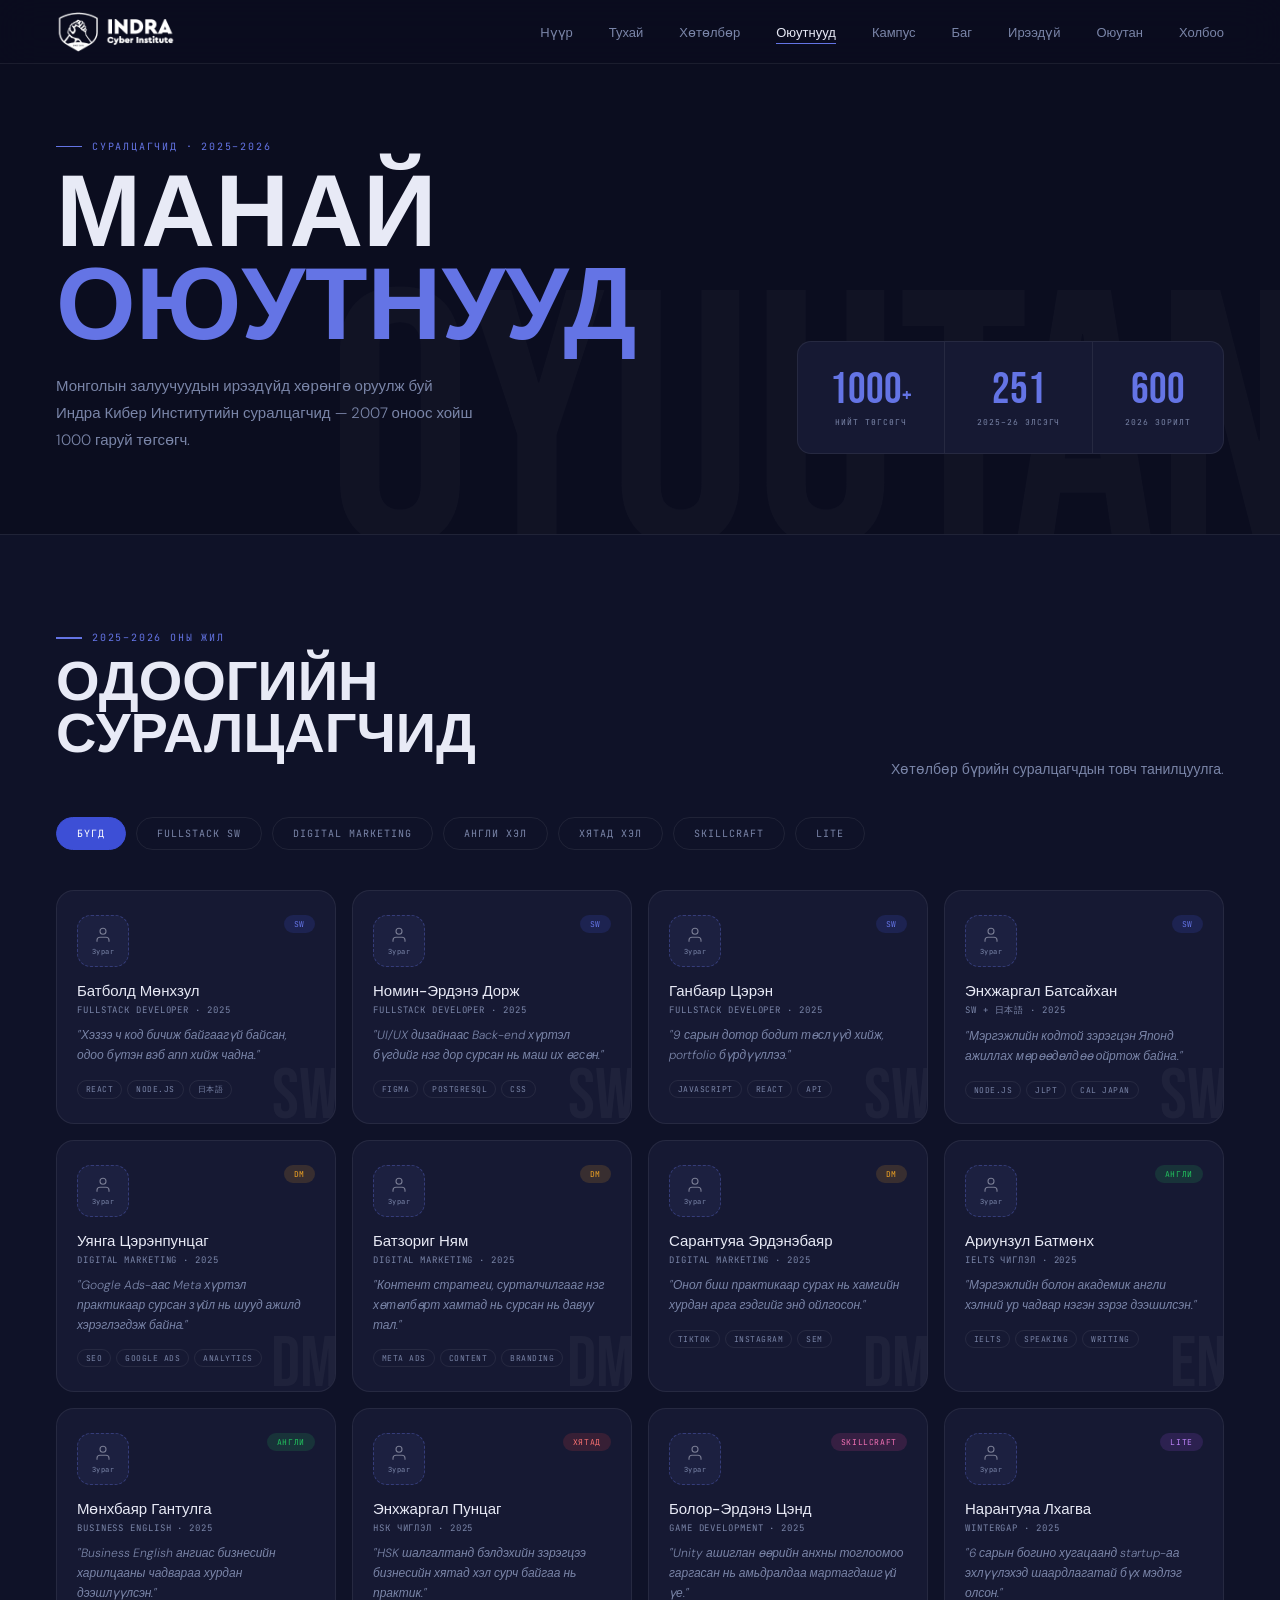
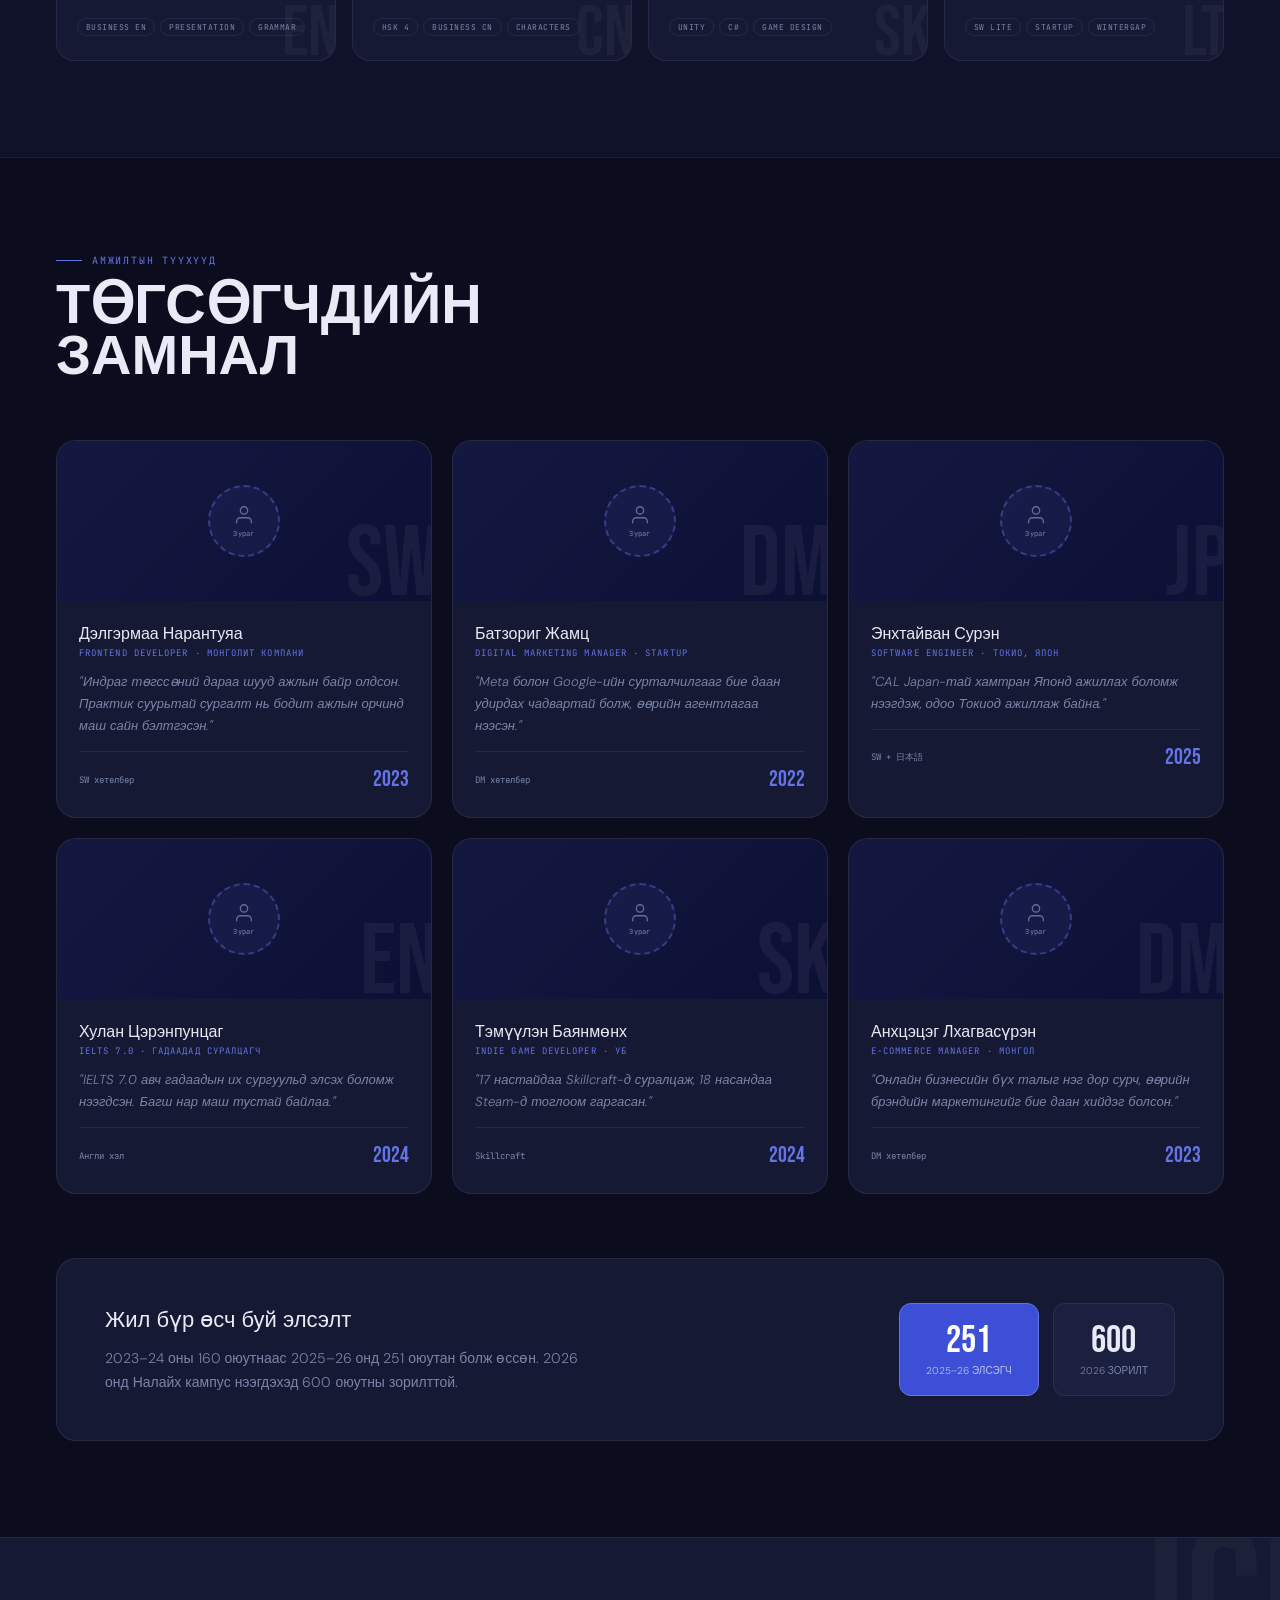
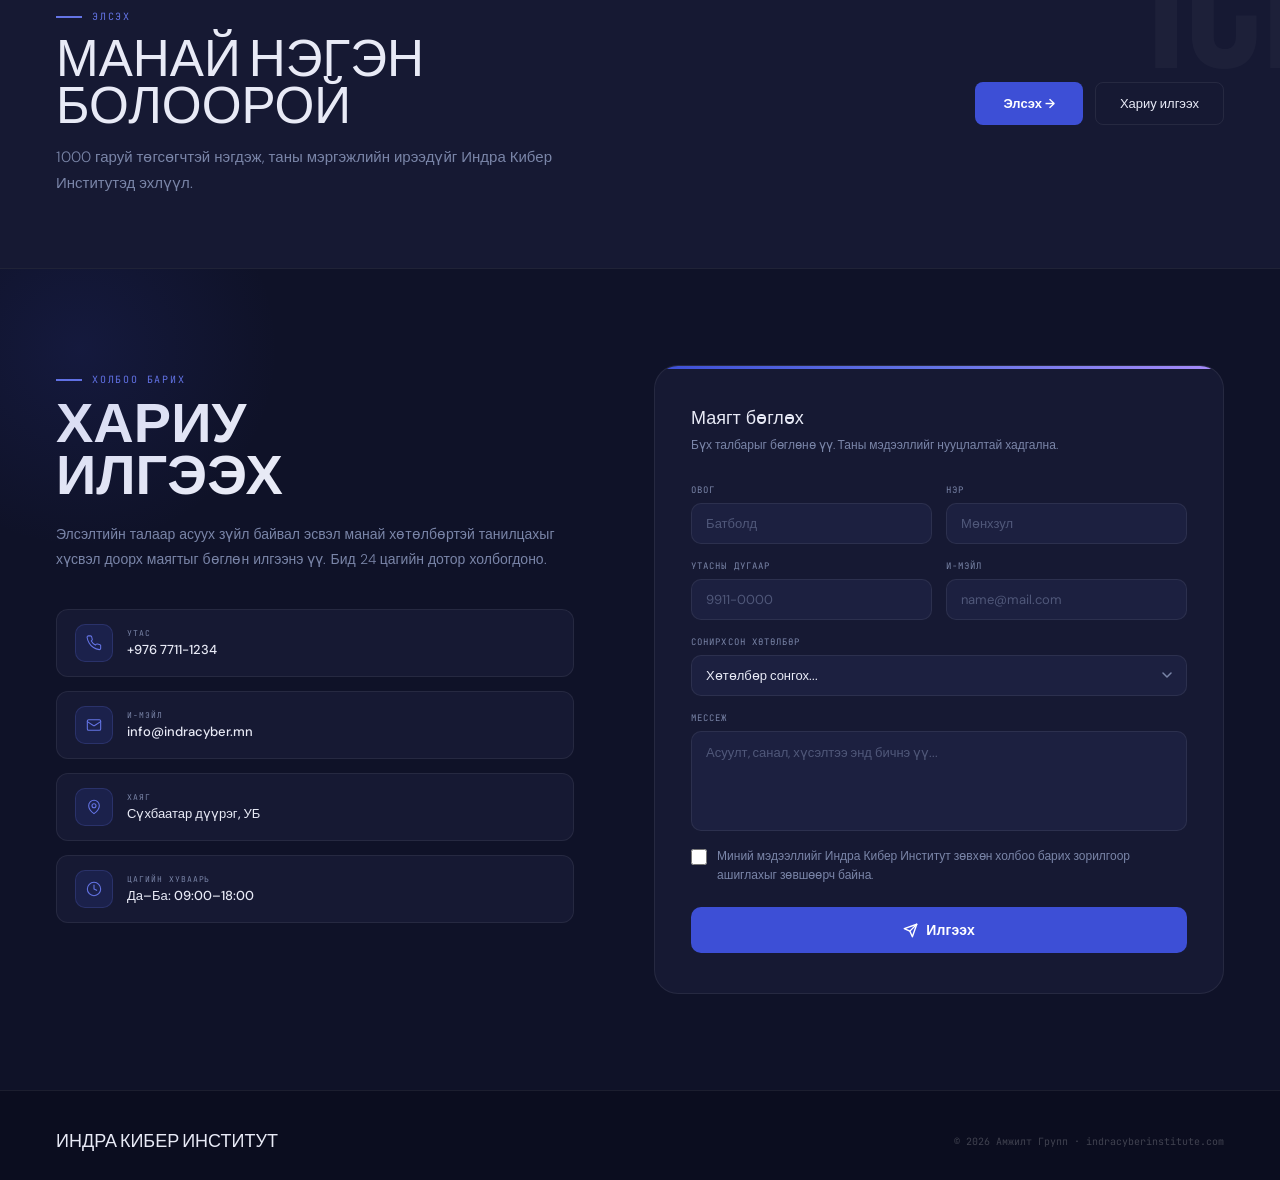
<file: pages/students.html>
<!doctype html>
<html lang="mn">
  <head>
    <meta charset="UTF-8" />
    <meta name="viewport" content="width=device-width, initial-scale=1.0" />
    <title>Оюутнууд — Индра Кибер Институт</title>
    <link rel="preconnect" href="https://fonts.googleapis.com" />
    <link rel="preconnect" href="https://fonts.gstatic.com" crossorigin />
    <link
      href="https://fonts.googleapis.com/css2?family=Bebas+Neue&family=DM+Sans:wght@300;400;500&family=JetBrains+Mono:wght@400;500&display=swap"
      rel="stylesheet" />
    <style>
      * {
        margin: 0;
        padding: 0;
        box-sizing: border-box;
      }
      :root {
        --bg: #0b0d1f;
        --bg2: #0f1228;
        --surface: #161933;
        --surface2: #1c2040;
        --navy: #2e3191;
        --blue: #3d4fd6;
        --blue-light: #6474e5;
        --blue-pale: #8892cc;
        --accent: #e8eaf6;
        --gold: #f5a623;
        --muted: #7a85a8;
        --border: rgba(255, 255, 255, 0.07);
        --border-hover: rgba(255, 255, 255, 0.18);
      }
      html {
        scroll-behavior: smooth;
      }
      body {
        font-family: "DM Sans", sans-serif;
        background: var(--bg);
        color: var(--accent);
        overflow-x: hidden;
      }

      nav {
        position: fixed;
        top: 0;
        left: 0;
        right: 0;
        height: 64px;
        z-index: 200;
        background: rgba(11, 13, 31, 0.92);
        backdrop-filter: blur(20px);
        border-bottom: 1px solid var(--border);
        display: flex;
        align-items: center;
        justify-content: space-between;
        padding: 0 56px;
      }
      .nav-logo {
        display: flex;
        align-items: center;
        gap: 10px;
        text-decoration: none;
      }
      .logo-icon {
        width: 120px;
        height: 120px;

        display: flex;
        align-items: center;
        justify-content: center;
      }
      .logo-icon img {
        width: 100%;
        height: 100%;
        object-fit: contain;
        display: block;
      }
      .logo-name {
        font-weight: 500;
        font-size: 13px;
        color: var(--accent);
        display: block;
      }
      .logo-since {
        font-family: "JetBrains Mono", monospace;
        font-size: 9px;
        color: var(--muted);
        letter-spacing: 0.1em;
        text-transform: uppercase;
      }
      .nav-links {
        display: flex;
        gap: 36px;
        list-style: none;
      }
      .nav-links a {
        font-size: 13px;
        color: var(--muted);
        text-decoration: none;
        transition: color 0.2s;
      }
      .nav-links a:hover {
        color: var(--accent);
      }
      .nav-links a.active {
        color: var(--accent);
        border-bottom: 1.5px solid var(--blue-light);
        padding-bottom: 2px;
      }
      .btn-pri {
        background: var(--blue);
        color: #fff;
        padding: 10px 22px;
        border-radius: 6px;
        font-family: "DM Sans", sans-serif;
        font-size: 13px;
        font-weight: 500;
        border: none;
        cursor: pointer;
        transition: background 0.2s;
        display: inline-flex;
        align-items: center;
        gap: 8px;
      }
      .btn-pri:hover {
        background: var(--navy);
      }
      .btn-arr {
        background: rgba(255, 255, 255, 0.15);
        border-radius: 100px;
        padding: 2px 9px;
        font-size: 12px;
        font-weight: 600;
      }

      /* ── HAMBURGER ── */
      .nav-hamburger {
        display: none;
        flex-direction: column;
        justify-content: center;
        gap: 5px;
        width: 40px;
        height: 40px;
        background: var(--surface);
        border: 1px solid var(--border);
        border-radius: 10px;
        cursor: pointer;
        padding: 10px;
        transition: border-color 0.2s;
        flex-shrink: 0;
      }
      .nav-hamburger:hover {
        border-color: var(--border-hover);
      }
      .nav-hamburger span {
        display: block;
        height: 1.5px;
        background: var(--accent);
        border-radius: 2px;
        transition: all 0.3s cubic-bezier(0.4, 0, 0.2, 1);
        transform-origin: center;
      }
      .nav-hamburger.open span:nth-child(1) {
        transform: translateY(6.5px) rotate(45deg);
      }
      .nav-hamburger.open span:nth-child(2) {
        opacity: 0;
        transform: scaleX(0);
      }
      .nav-hamburger.open span:nth-child(3) {
        transform: translateY(-6.5px) rotate(-45deg);
      }

      /* ── MOBILE DRAWER ── */
      .mobile-menu {
        display: none;
        position: fixed;
        top: 64px;
        left: 0;
        right: 0;
        z-index: 190;
        background: rgba(11, 13, 31, 0.97);
        backdrop-filter: blur(24px);
        border-bottom: 1px solid var(--border);
        padding: 0 24px;
        max-height: 0;
        overflow: hidden;
        transition:
          max-height 0.4s cubic-bezier(0.4, 0, 0.2, 1),
          padding 0.3s;
      }
      .mobile-menu.open {
        max-height: 520px;
        padding: 20px 24px 28px;
      }
      .mobile-nav-links {
        list-style: none;
        display: flex;
        flex-direction: column;
        gap: 2px;
        margin-bottom: 20px;
      }
      .mobile-nav-links li a {
        display: flex;
        align-items: center;
        justify-content: space-between;
        padding: 13px 16px;
        border-radius: 10px;
        font-size: 15px;
        color: var(--muted);
        text-decoration: none;
        transition:
          background 0.18s,
          color 0.18s;
      }
      .mobile-nav-links li a:hover {
        background: var(--surface);
        color: var(--accent);
      }
      .mobile-nav-links li a.active {
        background: var(--surface);
        color: var(--accent);
      }
      .mobile-nav-links li a .mn-arr {
        font-family: "JetBrains Mono", monospace;
        font-size: 11px;
        color: var(--muted);
        opacity: 0.5;
      }
      .mobile-nav-divider {
        height: 1px;
        background: var(--border);
        margin: 6px 0 18px;
      }
      .mobile-nav-btns {
        display: flex;
        flex-direction: column;
        gap: 10px;
      }
      .mobile-nav-btns .btn-submit {
        border-radius: 10px;
        font-size: 14px;
      }
      .mobile-btn-outline {
        width: 100%;
        background: transparent;
        border: 1px solid var(--border);
        color: var(--accent);
        padding: 13px 24px;
        border-radius: 10px;
        font-family: "DM Sans", sans-serif;
        font-size: 14px;
        cursor: pointer;
        display: flex;
        align-items: center;
        justify-content: center;
        gap: 8px;
        transition: border-color 0.2s;
      }
      .mobile-btn-outline:hover {
        border-color: var(--border-hover);
      }
      .mobile-btn-outline svg {
        width: 14px;
        height: 14px;
        stroke: currentColor;
      }

      /* ── RESPONSIVE BREAKPOINTS ── */

      /* TABLET (≤ 900px) */

      /* ЖИЖИГ УТАС (≤ 380px) */
      @media (max-width: 380px) {
        #hero {
          padding: 80px 16px 40px;
        }
        .hero-hl {
          font-size: 38px;
        }
        .hn-n {
          font-size: 24px;
        }
        .hn-item {
          padding: 14px 6px;
        }
        .hn-l {
          font-size: 6px;
        }
        .hero-layout {
          grid-template-columns: 1fr;
          grid-template-rows: 1fr 1fr;
        }
      }

      .eyebrow {
        display: flex;
        align-items: center;
        gap: 10px;
        margin-bottom: 14px;
      }
      .eyebrow-line {
        width: 26px;
        height: 1.5px;
        background: var(--blue-light);
      }
      .eyebrow-text {
        font-family: "JetBrains Mono", monospace;
        font-size: 10px;
        letter-spacing: 0.18em;
        text-transform: uppercase;
        color: var(--blue-light);
      }
      .sec-title {
        font-family: "Bebas Neue", sans-serif;
        font-size: clamp(36px, 4.5vw, 56px);
        line-height: 0.92;
        color: var(--accent);
        margin-bottom: 20px;
      }
      .sec {
        padding: 96px 56px;
        border-top: 1px solid var(--border);
        position: relative;
        overflow: hidden;
      }
      .sec.alt {
        background: var(--bg2);
      }
      .inner {
        max-width: 1280px;
        margin: 0 auto;
      }

      /* HERO */
      #hero {
        min-height: 54vh;
        padding: 140px 56px 80px;
        background: var(--bg);
        position: relative;
        overflow: hidden;
      }
      .hero-wm {
        position: absolute;
        right: -30px;
        bottom: -80px;
        font-family: "Bebas Neue", sans-serif;
        font-size: 360px;
        color: rgba(255, 255, 255, 0.022);
        line-height: 1;
        pointer-events: none;
        white-space: nowrap;
      }
      .hero-inner {
        max-width: 1280px;
        margin: 0 auto;
        position: relative;
        z-index: 2;
      }
      .hero-layout {
        display: grid;
        grid-template-columns: 1fr auto;
        align-items: flex-end;
        gap: 48px;
        margin-top: 16px;
      }
      .hero-hl {
        font-family: "Bebas Neue", sans-serif;
        font-size: clamp(60px, 8vw, 106px);
        line-height: 0.91;
        color: var(--accent);
      }
      .hero-hl span {
        color: var(--blue-light);
      }
      .hero-sub {
        font-weight: 300;
        font-size: 15px;
        color: var(--muted);
        max-width: 420px;
        line-height: 1.8;
        margin-top: 18px;
      }
      .hero-nums {
        display: flex;
        flex-shrink: 0;
      }
      .hn-item {
        text-align: center;
        padding: 26px 32px;
        background: var(--surface);
        border: 1px solid var(--border);
        border-right: none;
      }
      .hn-item:first-child {
        border-radius: 14px 0 0 14px;
      }
      .hn-item:last-child {
        border-right: 1px solid var(--border);
        border-radius: 0 14px 14px 0;
      }
      .hn-n {
        font-family: "Bebas Neue", sans-serif;
        font-size: 44px;
        line-height: 1;
        color: var(--blue-light);
      }
      .hn-l {
        font-family: "JetBrains Mono", monospace;
        font-size: 8px;
        color: var(--muted);
        text-transform: uppercase;
        letter-spacing: 0.12em;
        margin-top: 5px;
      }

      /* TABS */
      .prog-tabs {
        display: flex;
        gap: 10px;
        margin-bottom: 40px;
        flex-wrap: wrap;
      }
      .prog-tab {
        font-family: "JetBrains Mono", monospace;
        font-size: 10px;
        letter-spacing: 0.1em;
        text-transform: uppercase;
        padding: 9px 20px;
        border-radius: 100px;
        border: 1px solid var(--border);
        background: transparent;
        color: var(--muted);
        cursor: pointer;
        transition: all 0.2s;
      }
      .prog-tab:hover {
        border-color: var(--border-hover);
        color: var(--accent);
      }
      .prog-tab.active {
        background: var(--blue);
        border-color: var(--blue);
        color: #fff;
      }

      /* AVATAR UPLOAD */
      .avatar-upload {
        width: 52px;
        height: 52px;
        border-radius: 14px;
        background: var(--surface2);
        border: 1.5px dashed rgba(100, 116, 229, 0.35);
        display: flex;
        align-items: center;
        justify-content: center;
        cursor: pointer;
        position: relative;
        overflow: hidden;
        transition:
          border-color 0.2s,
          background 0.2s;
        flex-shrink: 0;
      }
      .avatar-upload:hover {
        border-color: var(--blue-light);
        background: rgba(61, 79, 214, 0.1);
      }
      .avatar-upload input[type="file"] {
        position: absolute;
        inset: 0;
        opacity: 0;
        cursor: pointer;
        width: 100%;
        height: 100%;
      }
      .avatar-upload img.preview {
        position: absolute;
        inset: 0;
        width: 100%;
        height: 100%;
        object-fit: cover;
        border-radius: 13px;
      }
      .avatar-upload .av-icon {
        display: flex;
        flex-direction: column;
        align-items: center;
        gap: 3px;
        pointer-events: none;
        z-index: 1;
      }
      .avatar-upload .av-icon svg {
        width: 18px;
        height: 18px;
        opacity: 0.45;
      }
      .avatar-upload .av-icon span {
        font-family: "JetBrains Mono", monospace;
        font-size: 7px;
        color: var(--muted);
        letter-spacing: 0.05em;
      }
      .avatar-upload:hover .av-icon svg {
        opacity: 0.8;
      }

      /* Story avatar upload — circular, bigger */
      .story-avatar-upload {
        width: 72px;
        height: 72px;
        border-radius: 50%;
        border: 2px dashed rgba(100, 116, 229, 0.4);
        display: flex;
        align-items: center;
        justify-content: center;
        background: rgba(100, 116, 229, 0.08);
        cursor: pointer;
        position: relative;
        overflow: hidden;
        transition:
          border-color 0.2s,
          background 0.2s;
        z-index: 1;
      }
      .story-avatar-upload:hover {
        border-color: var(--blue-light);
        background: rgba(61, 79, 214, 0.15);
      }
      .story-avatar-upload input[type="file"] {
        position: absolute;
        inset: 0;
        opacity: 0;
        cursor: pointer;
        width: 100%;
        height: 100%;
      }
      .story-avatar-upload img.preview {
        position: absolute;
        inset: 0;
        width: 100%;
        height: 100%;
        object-fit: cover;
        border-radius: 50%;
      }
      .story-avatar-upload .av-icon {
        display: flex;
        flex-direction: column;
        align-items: center;
        gap: 3px;
        pointer-events: none;
        z-index: 1;
      }
      .story-avatar-upload .av-icon svg {
        width: 22px;
        height: 22px;
        opacity: 0.4;
      }
      .story-avatar-upload .av-icon span {
        font-family: "JetBrains Mono", monospace;
        font-size: 7px;
        color: var(--muted);
        letter-spacing: 0.04em;
      }

      /* STUDENT CARDS */
      .students-grid {
        display: grid;
        grid-template-columns: repeat(4, 1fr);
        gap: 16px;
      }
      .s-card {
        background: var(--surface);
        border: 1px solid var(--border);
        border-radius: 18px;
        padding: 24px 20px;
        position: relative;
        overflow: hidden;
        transition:
          transform 0.28s,
          border-color 0.28s,
          box-shadow 0.28s;
      }
      .s-card::before {
        content: "";
        position: absolute;
        top: 0;
        left: 0;
        right: 0;
        height: 2.5px;
        background: linear-gradient(90deg, var(--blue), var(--blue-light));
        transform: scaleX(0);
        transform-origin: left;
        transition: transform 0.3s;
      }
      .s-card:hover {
        transform: translateY(-5px);
        border-color: var(--border-hover);
        box-shadow: 0 16px 40px rgba(0, 0, 0, 0.35);
      }
      .s-card:hover::before {
        transform: scaleX(1);
      }
      .s-card-wm {
        position: absolute;
        bottom: -10px;
        right: -4px;
        font-family: "Bebas Neue", sans-serif;
        font-size: 72px;
        color: rgba(255, 255, 255, 0.04);
        line-height: 1;
        pointer-events: none;
      }
      .s-top {
        display: flex;
        align-items: flex-start;
        justify-content: space-between;
        margin-bottom: 14px;
      }
      .s-badge {
        font-family: "JetBrains Mono", monospace;
        font-size: 8px;
        text-transform: uppercase;
        letter-spacing: 0.08em;
        padding: 4px 10px;
        border-radius: 100px;
      }
      .b-sw {
        background: rgba(61, 79, 214, 0.18);
        color: var(--blue-light);
      }
      .b-dm {
        background: rgba(245, 166, 35, 0.15);
        color: var(--gold);
      }
      .b-en {
        background: rgba(34, 197, 94, 0.15);
        color: #22c55e;
      }
      .b-cn {
        background: rgba(239, 68, 68, 0.15);
        color: #f87171;
      }
      .b-sc {
        background: rgba(236, 72, 153, 0.15);
        color: #f472b6;
      }
      .b-lt {
        background: rgba(168, 85, 247, 0.15);
        color: #c084fc;
      }
      .s-name {
        font-weight: 500;
        font-size: 15px;
        color: var(--accent);
        margin-bottom: 3px;
      }
      .s-year {
        font-family: "JetBrains Mono", monospace;
        font-size: 9px;
        color: var(--muted);
        text-transform: uppercase;
        letter-spacing: 0.1em;
        margin-bottom: 10px;
      }
      .s-quote {
        font-weight: 300;
        font-size: 12px;
        color: var(--muted);
        line-height: 1.65;
        margin-bottom: 14px;
        font-style: italic;
      }
      .s-tags {
        display: flex;
        flex-wrap: wrap;
        gap: 5px;
      }
      .s-tag {
        font-family: "JetBrains Mono", monospace;
        font-size: 8px;
        text-transform: uppercase;
        letter-spacing: 0.06em;
        padding: 3px 8px;
        border-radius: 100px;
        border: 1px solid var(--border);
        color: var(--muted);
      }
      .s-card.hidden {
        display: none;
      }

      /* SUCCESS STORIES */
      .stories-grid {
        display: grid;
        grid-template-columns: repeat(3, 1fr);
        gap: 20px;
        margin-top: 56px;
      }
      .story-card {
        background: var(--surface);
        border: 1px solid var(--border);
        border-radius: 20px;
        overflow: hidden;
        transition:
          transform 0.3s,
          border-color 0.25s;
      }
      .story-card:hover {
        transform: translateY(-5px);
        border-color: var(--border-hover);
      }
      .story-visual {
        height: 160px;
        background: linear-gradient(135deg, #141740 0%, #0d1035 100%);
        display: flex;
        align-items: center;
        justify-content: center;
        position: relative;
        overflow: hidden;
      }
      .story-visual-wm {
        position: absolute;
        bottom: -14px;
        right: -8px;
        font-family: "Bebas Neue", sans-serif;
        font-size: 100px;
        color: rgba(255, 255, 255, 0.05);
        line-height: 1;
        pointer-events: none;
      }
      .story-body {
        padding: 22px 22px 24px;
      }
      .story-name {
        font-weight: 500;
        font-size: 16px;
        color: var(--accent);
        margin-bottom: 3px;
      }
      .story-role {
        font-family: "JetBrains Mono", monospace;
        font-size: 9px;
        color: var(--blue-light);
        text-transform: uppercase;
        letter-spacing: 0.12em;
        margin-bottom: 12px;
      }
      .story-q {
        font-weight: 300;
        font-size: 13px;
        color: var(--muted);
        line-height: 1.7;
        margin-bottom: 14px;
        font-style: italic;
      }
      .story-footer {
        display: flex;
        align-items: center;
        justify-content: space-between;
        padding-top: 14px;
        border-top: 1px solid var(--border);
      }
      .story-prog {
        font-family: "JetBrains Mono", monospace;
        font-size: 9px;
        color: var(--muted);
      }
      .story-year {
        font-family: "Bebas Neue", sans-serif;
        font-size: 22px;
        color: var(--blue-light);
      }

      /* ENROLL STRIP */
      .enroll-strip {
        background: var(--surface);
        border: 1px solid var(--border);
        border-radius: 20px;
        padding: 44px 48px;
        display: flex;
        justify-content: space-between;
        align-items: center;
        gap: 40px;
        margin-top: 64px;
      }
      .enroll-strip h3 {
        font-weight: 500;
        font-size: 22px;
        color: var(--accent);
        margin-bottom: 12px;
      }
      .enroll-strip p {
        font-weight: 300;
        font-size: 14px;
        color: var(--muted);
        max-width: 500px;
        line-height: 1.75;
      }
      .enroll-badges {
        display: flex;
        gap: 14px;
        flex-shrink: 0;
      }
      .enroll-badge {
        border-radius: 12px;
        padding: 18px 26px;
        text-align: center;
      }
      .eb-blue {
        background: var(--blue);
        border: 1px solid var(--blue-light);
      }
      .eb-ghost {
        background: var(--surface2);
        border: 1px solid var(--border);
      }
      .eb-n {
        font-family: "Bebas Neue", sans-serif;
        font-size: 38px;
        line-height: 1;
      }
      .eb-blue .eb-n {
        color: #fff;
      }
      .eb-ghost .eb-n {
        color: var(--accent);
      }
      .eb-l {
        font-weight: 300;
        font-size: 10px;
        text-transform: uppercase;
        margin-top: 4px;
      }
      .eb-blue .eb-l {
        color: rgba(255, 255, 255, 0.65);
      }
      .eb-ghost .eb-l {
        color: var(--muted);
      }

      /* CTA */
      #cta {
        background: var(--surface);
        border-top: 1px solid var(--border);
        padding: 72px 56px;
        position: relative;
        overflow: hidden;
      }
      .cta-wm {
        position: absolute;
        right: -20px;
        top: -30px;
        font-family: "Bebas Neue", sans-serif;
        font-size: 200px;
        color: rgba(255, 255, 255, 0.03);
        line-height: 1;
        pointer-events: none;
      }
      .cta-inner {
        max-width: 1280px;
        margin: 0 auto;
        display: flex;
        justify-content: space-between;
        align-items: center;
        gap: 40px;
      }
      .cta-title {
        font-family: "Bebas Neue", sans-serif;
        font-size: clamp(36px, 4vw, 52px);
        color: var(--accent);
        line-height: 0.92;
        margin-bottom: 14px;
      }
      .cta-body {
        font-weight: 300;
        font-size: 15px;
        color: var(--muted);
        max-width: 500px;
        line-height: 1.7;
      }
      .cta-btns {
        display: flex;
        gap: 12px;
        flex-shrink: 0;
      }
      .btn-white {
        background: var(--blue);
        color: #fff;
        padding: 13px 28px;
        border-radius: 8px;
        font-family: "DM Sans", sans-serif;
        font-size: 13px;
        font-weight: 600;
        border: none;
        cursor: pointer;
        transition: background 0.2s;
      }
      .btn-white:hover {
        background: var(--navy);
      }
      .btn-outline-w {
        border: 1.5px solid var(--border);
        color: var(--accent);
        background: transparent;
        padding: 12px 24px;
        border-radius: 8px;
        font-family: "DM Sans", sans-serif;
        font-size: 13px;
        cursor: pointer;
        transition: border-color 0.2s;
      }
      .btn-outline-w:hover {
        border-color: var(--border-hover);
      }

      footer {
        background: var(--bg);
        border-top: 1px solid var(--border);
        padding: 40px 56px 28px;
      }
      .footer-inner {
        max-width: 1280px;
        margin: 0 auto;
        display: flex;
        justify-content: space-between;
        align-items: center;
      }
      .footer-brand {
        font-family: "Bebas Neue", sans-serif;
        font-size: 18px;
        color: var(--accent);
      }
      .footer-copy {
        font-family: "JetBrains Mono", monospace;
        font-size: 10px;
        color: rgba(255, 255, 255, 0.22);
      }

      .reveal {
        opacity: 1;
        transform: none;
      }

      /* ── RESPONSE SECTION ── */
      #response {
        background: var(--bg2);
        border-top: 1px solid var(--border);
        padding: 96px 56px;
        position: relative;
        overflow: hidden;
      }
      #response::before {
        content: "";
        position: absolute;
        top: -120px;
        left: -120px;
        width: 400px;
        height: 400px;
        background: radial-gradient(
          circle,
          rgba(61, 79, 214, 0.12) 0%,
          transparent 70%
        );
        pointer-events: none;
      }
      .response-layout {
        max-width: 1280px;
        margin: 0 auto;
        display: grid;
        grid-template-columns: 1fr 1.1fr;
        gap: 80px;
        align-items: start;
      }
      .response-info {
        padding-top: 8px;
      }
      .response-info .sec-title {
        margin-bottom: 18px;
      }
      .response-info p {
        font-weight: 300;
        font-size: 14px;
        color: var(--muted);
        line-height: 1.85;
        margin-bottom: 36px;
      }
      .contact-list {
        display: flex;
        flex-direction: column;
        gap: 14px;
      }
      .contact-item {
        display: flex;
        align-items: center;
        gap: 14px;
        padding: 14px 18px;
        background: var(--surface);
        border: 1px solid var(--border);
        border-radius: 12px;
        transition: border-color 0.2s;
      }
      .contact-item:hover {
        border-color: var(--border-hover);
      }
      .contact-icon {
        width: 38px;
        height: 38px;
        border-radius: 10px;
        background: rgba(61, 79, 214, 0.15);
        border: 1px solid rgba(100, 116, 229, 0.2);
        display: flex;
        align-items: center;
        justify-content: center;
        flex-shrink: 0;
      }
      .contact-icon svg {
        width: 16px;
        height: 16px;
        stroke: var(--blue-light);
        fill: none;
      }
      .contact-label {
        font-family: "JetBrains Mono", monospace;
        font-size: 8px;
        text-transform: uppercase;
        letter-spacing: 0.12em;
        color: var(--muted);
        margin-bottom: 3px;
      }
      .contact-val {
        font-size: 13px;
        font-weight: 500;
        color: var(--accent);
      }

      /* FORM CARD */
      .form-card {
        background: var(--surface);
        border: 1px solid var(--border);
        border-radius: 24px;
        padding: 40px 36px;
        position: relative;
        overflow: hidden;
      }
      .form-card::before {
        content: "";
        position: absolute;
        top: 0;
        left: 0;
        right: 0;
        height: 3px;
        background: linear-gradient(
          90deg,
          var(--blue),
          var(--blue-light),
          #a78bfa
        );
      }
      .form-title {
        font-weight: 500;
        font-size: 18px;
        color: var(--accent);
        margin-bottom: 6px;
      }
      .form-sub {
        font-weight: 300;
        font-size: 12px;
        color: var(--muted);
        margin-bottom: 28px;
        line-height: 1.6;
      }
      .form-row {
        display: grid;
        grid-template-columns: 1fr 1fr;
        gap: 14px;
      }
      .form-group {
        display: flex;
        flex-direction: column;
        gap: 7px;
        margin-bottom: 16px;
      }
      .form-group label {
        font-family: "JetBrains Mono", monospace;
        font-size: 9px;
        text-transform: uppercase;
        letter-spacing: 0.12em;
        color: var(--muted);
      }
      .form-group input,
      .form-group select,
      .form-group textarea {
        background: var(--surface2);
        border: 1px solid var(--border);
        border-radius: 10px;
        padding: 11px 14px;
        font-family: "DM Sans", sans-serif;
        font-size: 13px;
        color: var(--accent);
        outline: none;
        transition:
          border-color 0.2s,
          box-shadow 0.2s;
        width: 100%;
      }
      .form-group input::placeholder,
      .form-group textarea::placeholder {
        color: var(--muted);
        opacity: 0.55;
      }
      .form-group input:focus,
      .form-group select:focus,
      .form-group textarea:focus {
        border-color: var(--blue-light);
        box-shadow: 0 0 0 3px rgba(100, 116, 229, 0.12);
      }
      .form-group select {
        appearance: none;
        cursor: pointer;
        background-image: url("data:image/svg+xml,%3Csvg xmlns='http://www.w3.org/2000/svg' width='10' height='6' fill='none'%3E%3Cpath d='M1 1l4 4 4-4' stroke='%237a85a8' stroke-width='1.5' stroke-linecap='round' stroke-linejoin='round'/%3E%3C/svg%3E");
        background-repeat: no-repeat;
        background-position: right 14px center;
      }
      .form-group select option {
        background: var(--surface2);
      }
      .form-group textarea {
        resize: none;
        height: 100px;
        line-height: 1.6;
      }
      .form-check {
        display: flex;
        align-items: flex-start;
        gap: 10px;
        margin-bottom: 22px;
      }
      .form-check input[type="checkbox"] {
        width: 16px;
        height: 16px;
        accent-color: var(--blue-light);
        margin-top: 2px;
        flex-shrink: 0;
        cursor: pointer;
      }
      .form-check span {
        font-size: 12px;
        font-weight: 300;
        color: var(--muted);
        line-height: 1.6;
      }
      .btn-submit {
        width: 100%;
        background: var(--blue);
        color: #fff;
        padding: 14px 24px;
        border-radius: 10px;
        font-family: "DM Sans", sans-serif;
        font-size: 14px;
        font-weight: 600;
        border: none;
        cursor: pointer;
        transition:
          background 0.2s,
          transform 0.15s;
        display: flex;
        align-items: center;
        justify-content: center;
        gap: 8px;
        letter-spacing: 0.01em;
      }
      .btn-submit:hover {
        background: var(--navy);
        transform: translateY(-1px);
      }
      .btn-submit:active {
        transform: translateY(0);
      }
      .form-success {
        display: none;
        flex-direction: column;
        align-items: center;
        justify-content: center;
        text-align: center;
        padding: 48px 24px;
        gap: 16px;
      }
      .success-icon {
        width: 64px;
        height: 64px;
        border-radius: 50%;
        background: rgba(34, 197, 94, 0.12);
        border: 1.5px solid rgba(34, 197, 94, 0.3);
        display: flex;
        align-items: center;
        justify-content: center;
      }
      .success-icon svg {
        width: 28px;
        height: 28px;
        stroke: #22c55e;
      }
      .form-success h4 {
        font-weight: 500;
        font-size: 18px;
        color: var(--accent);
      }
      .form-success p {
        font-weight: 300;
        font-size: 13px;
        color: var(--muted);
        line-height: 1.7;
        max-width: 280px;
      }

      /* ── NAV RESPONSE BUTTON ── */
      .btn-response {
        background: transparent;
        color: var(--muted);
        padding: 8px 16px;
        border-radius: 6px;
        font-family: "DM Sans", sans-serif;
        font-size: 13px;
        font-weight: 400;
        border: 1px solid var(--border);
        cursor: pointer;
        transition: all 0.2s;
        display: inline-flex;
        align-items: center;
        gap: 7px;
        margin-right: 10px;
      }
      .btn-response:hover {
        border-color: var(--border-hover);
        color: var(--accent);
      }
      .btn-response svg {
        width: 13px;
        height: 13px;
        stroke: currentColor;
      }

      /* ── MODAL ── */
      .modal-overlay {
        position: fixed;
        inset: 0;
        z-index: 500;
        background: rgba(7, 9, 24, 0.78);
        backdrop-filter: blur(8px);
        display: flex;
        align-items: center;
        justify-content: center;
        padding: 24px;
        opacity: 0;
        pointer-events: none;
        transition: opacity 0.25s;
      }
      .modal-overlay.open {
        opacity: 1;
        pointer-events: all;
      }
      .modal {
        background: var(--surface);
        border: 1px solid var(--border);
        border-radius: 24px;
        width: 100%;
        max-width: 480px;
        position: relative;
        overflow: hidden;
        transform: translateY(20px) scale(0.97);
        transition: transform 0.28s cubic-bezier(0.34, 1.56, 0.64, 1);
        max-height: 90vh;
        overflow-y: auto;
      }
      .modal-overlay.open .modal {
        transform: translateY(0) scale(1);
      }
      .modal::before {
        content: "";
        position: absolute;
        top: 0;
        left: 0;
        right: 0;
        height: 3px;
        background: linear-gradient(90deg, var(--blue), var(--blue-light));
      }
      .modal-head {
        padding: 28px 28px 0;
        display: flex;
        align-items: flex-start;
        justify-content: space-between;
        gap: 16px;
      }
      .modal-head h3 {
        font-weight: 500;
        font-size: 17px;
        color: var(--accent);
        margin-bottom: 4px;
      }
      .modal-head p {
        font-weight: 300;
        font-size: 12px;
        color: var(--muted);
        line-height: 1.6;
      }
      .modal-close {
        width: 32px;
        height: 32px;
        border-radius: 8px;
        background: var(--surface2);
        border: 1px solid var(--border);
        color: var(--muted);
        cursor: pointer;
        display: flex;
        align-items: center;
        justify-content: center;
        flex-shrink: 0;
        transition: all 0.2s;
        font-size: 16px;
        line-height: 1;
      }
      .modal-close:hover {
        border-color: var(--border-hover);
        color: var(--accent);
      }
      .modal-body {
        padding: 22px 28px 28px;
      }
      .modal-body .form-group {
        margin-bottom: 14px;
      }

      @media (max-width: 900px) {
        nav {
          padding: 0 20px;
        }
        .nav-links {
          display: none;
        }
        .nav-hamburger {
          display: flex;
        }
        .nav-desktop-btns {
          display: none;
        }
        .mobile-menu {
          display: block;
        }

        /* HERO — tablet */
        #hero {
          padding: 100px 32px 56px;
          min-height: unset;
        }
        .hero-wm {
          font-size: 200px;
          bottom: -40px;
          right: -10px;
        }
        .hero-inner {
          display: flex;
          flex-direction: column;
          align-items: center;
          text-align: center;
        }
        .hero-inner .eyebrow {
          justify-content: center;
        }
        .hero-layout {
          grid-template-columns: 1fr;
          grid-template-rows: 1fr 1fr;
          gap: 36px;
          margin-top: 12px;
          width: 100%;
        }

        .hero-layout > div:first-child {
          width: 100%;
          display: flex;
          flex-direction: column;
          align-items: center;
        }
        .hero-hl {
          font-size: clamp(52px, 9vw, 82px);
          line-height: 0.91;
          text-align: center;
        }
        .hero-sub {
          font-size: 14px;
          max-width: 480px;
          margin-top: 14px;
          text-align: center;
        }
        .hero-nums {
          flex-wrap: nowrap;
          width: 100%;
          flex-shrink: unset;
        }
        .hn-item {
          flex: 1;
          padding: 20px 12px;
        }
        .hn-n {
          font-size: 36px;
        }
        .hn-n span {
          font-size: 20px !important;
        }
        .hn-l {
          font-size: 7px;
        }

        .sec,
        #response {
          padding: 64px 32px;
        }
        .students-grid {
          grid-template-columns: repeat(2, 1fr);
        }
        .stories-grid {
          grid-template-columns: repeat(2, 1fr);
        }
        .enroll-strip {
          flex-direction: column;
          gap: 24px;
          padding: 28px 24px;
        }
        .enroll-badges {
          width: 100%;
        }
        .enroll-badge {
          flex: 1;
        }
        .response-layout {
          grid-template-columns: 1fr;
          gap: 40px;
        }
        .cta-inner {
          flex-direction: column;
          align-items: flex-start;
        }
        .cta-btns {
          flex-direction: column;
          width: 100%;
        }
        .btn-white,
        .btn-outline-w {
          width: 100%;
          text-align: center;
          justify-content: center;
        }
        footer {
          padding: 32px 20px;
        }
        .footer-inner {
          flex-direction: column;
          gap: 12px;
          text-align: center;
        }
        .form-row {
          grid-template-columns: 1fr;
        }
        #cta {
          padding: 56px 32px;
        }
      }

      /* MOBILE (≤ 600px) */
      @media (max-width: 600px) {
        #hero {
          padding: 88px 20px 48px;
        }
        .hero-wm {
          font-size: 130px;
          bottom: -20px;
          right: -4px;
        }
        .hero-hl {
          font-size: clamp(44px, 13vw, 62px);
          line-height: 0.9;
          text-align: center;
        }
        .hero-sub {
          font-size: 13px;
          line-height: 1.75;
          margin-top: 12px;
          text-align: center;
          max-width: 100%;
        }
        .hero-layout {
          grid-template-columns: 1fr;
          grid-template-rows: 1fr 1fr;
          gap: 28px;
          align-items: center;
        }
        .hero-nums {
          width: 100%;
        }
        .hn-item {
          flex: 1;
          padding: 16px 8px;
        }
        .hn-item:first-child {
          border-radius: 12px 0 0 12px;
        }
        .hn-item:last-child {
          border-radius: 0 12px 12px 0;
        }
        .hn-n {
          font-size: 28px;
        }
        .hn-n span {
          font-size: 16px !important;
        }
        .hn-l {
          font-size: 6.5px;
          letter-spacing: 0.07em;
          margin-top: 4px;
        }
        .eyebrow-text {
          font-size: 9px;
        }
        .sec,
        #response {
          padding: 48px 20px;
        }
        #cta {
          padding: 48px 20px;
        }
        .students-grid {
          grid-template-columns: 1fr;
        }
        .stories-grid {
          grid-template-columns: 1fr;
        }
        .form-card {
          padding: 28px 20px;
        }
      }
    </style>
  </head>
  <body>
    <nav>
      <a href="#" class="nav-logo">
        <div class="logo-icon">
          <img
            src="../assets/2fed0f3a-7f19-40bc-8620-f7882dcef548.png"
            alt="Indra Cyber Institute logo"
            width="34"
            height="34" />
        </div>
      </a>
      <ul class="nav-links">
        <li><a href="#">Нүүр</a></li>
        <li><a href="#">Тухай</a></li>
        <li><a href="#">Хөтөлбөр</a></li>
        <li><a class="active" href="#">Оюутнууд</a></li>
        <li><a href="#">Кампус</a></li>
        <li><a href="./team.html">Баг</a></li>
        <li><a href="#">Ирээдүй</a></li>
        <li><a href="./pages/students.html">Оюутан</a></li>
        <li><a href="#response">Холбоо</a></li>
      </ul>

      <button
        class="nav-hamburger"
        id="hamburger"
        onclick="toggleMobileMenu()"
        aria-label="Цэс нээх">
        <span></span><span></span><span></span>
      </button>
    </nav>

    <!-- MOBILE DRAWER -->
    <div class="mobile-menu" id="mobileMenu">
      <ul class="mobile-nav-links">
        <li>
          <a href="#" onclick="closeMobileMenu()"
            >Нүүр <span class="mn-arr">→</span></a
          >
        </li>
        <li>
          <a href="#" onclick="closeMobileMenu()"
            >Тухай <span class="mn-arr">→</span></a
          >
        </li>
        <li>
          <a href="#" onclick="closeMobileMenu()"
            >Хөтөлбөр <span class="mn-arr">→</span></a
          >
        </li>
        <li>
          <a href="#" class="active" onclick="closeMobileMenu()"
            >Оюутнууд <span class="mn-arr">→</span></a
          >
        </li>
        <li>
          <a href="#" onclick="closeMobileMenu()"
            >Кампус <span class="mn-arr">→</span></a
          >
        </li>
        <li>
          <a href="#response" onclick="closeMobileMenu()"
            >Холбоо <span class="mn-arr">→</span></a
          >
        </li>
      </ul>
      <div class="mobile-nav-divider"></div>
      <div class="mobile-nav-btns">
        <button
          class="btn-submit"
          onclick="
            closeMobileMenu();
            openModal();
          ">
          <svg
            width="15"
            height="15"
            viewBox="0 0 24 24"
            fill="none"
            stroke="currentColor"
            stroke-width="2"
            stroke-linecap="round"
            stroke-linejoin="round">
            <path d="M16 21v-2a4 4 0 0 0-4-4H6a4 4 0 0 0-4 4v2" />
            <circle cx="9" cy="7" r="4" />
            <path d="M22 21v-2a4 4 0 0 0-3-3.87M16 3.13a4 4 0 0 1 0 7.75" />
          </svg>
          Элсэх
        </button>
        <button
          class="mobile-btn-outline"
          onclick="
            closeMobileMenu();
            openModal();
          ">
          <svg
            viewBox="0 0 24 24"
            fill="none"
            stroke-width="1.8"
            stroke-linecap="round"
            stroke-linejoin="round">
            <path
              d="M21 15a2 2 0 0 1-2 2H7l-4 4V5a2 2 0 0 1 2-2h14a2 2 0 0 1 2 2z" />
          </svg>
          Хариу илгээх
        </button>
      </div>
    </div>

    <!-- HERO -->
    <section id="hero">
      <div class="hero-wm">OYUUTAN</div>
      <div class="hero-inner">
        <div class="eyebrow">
          <div class="eyebrow-line"></div>
          <span class="eyebrow-text">Суралцагчид · 2025–2026</span>
        </div>
        <div class="hero-layout">
          <div>
            <h1 class="hero-hl">МАНАЙ<br /><span>ОЮУТНУУД</span></h1>
            <p class="hero-sub">
              Монголын залуучуудын ирээдүйд хөрөнгө оруулж буй Индра Кибер
              Институтийн суралцагчид — 2007 оноос хойш 1000 гаруй төгсөгч.
            </p>
          </div>
          <div class="hero-nums">
            <div class="hn-item">
              <div class="hn-n">1000<span style="font-size: 24px">+</span></div>
              <div class="hn-l">Нийт төгсөгч</div>
            </div>
            <div class="hn-item">
              <div class="hn-n">251</div>
              <div class="hn-l">2025–26 элсэгч</div>
            </div>
            <div class="hn-item">
              <div class="hn-n">600</div>
              <div class="hn-l">2026 зорилт</div>
            </div>
          </div>
        </div>
      </div>
    </section>

    <!-- CURRENT STUDENTS -->
    <section class="sec alt">
      <div class="inner">
        <div
          style="
            display: flex;
            justify-content: space-between;
            align-items: flex-end;
            margin-bottom: 36px;
          ">
          <div>
            <div class="eyebrow">
              <div class="eyebrow-line"></div>
              <span class="eyebrow-text">2025–2026 оны жил</span>
            </div>
            <h2 class="sec-title">ОДООГИЙН<br />СУРАЛЦАГЧИД</h2>
          </div>
          <p
            style="
              font-weight: 300;
              font-size: 14px;
              color: var(--muted);
              max-width: 340px;
              line-height: 1.75;
            ">
            Хөтөлбөр бүрийн суралцагчдын товч танилцуулга.
          </p>
        </div>

        <div class="prog-tabs">
          <button class="prog-tab active" onclick="filterCards('all', this)">
            Бүгд
          </button>
          <button class="prog-tab" onclick="filterCards('sw', this)">
            Fullstack SW
          </button>
          <button class="prog-tab" onclick="filterCards('dm', this)">
            Digital Marketing
          </button>
          <button class="prog-tab" onclick="filterCards('en', this)">
            Англи хэл
          </button>
          <button class="prog-tab" onclick="filterCards('cn', this)">
            Хятад хэл
          </button>
          <button class="prog-tab" onclick="filterCards('sc', this)">
            Skillcraft
          </button>
          <button class="prog-tab" onclick="filterCards('lt', this)">
            LITE
          </button>
        </div>

        <div class="students-grid reveal">
          <!-- SW cards -->
          <div class="s-card" data-prog="sw">
            <div class="s-card-wm">SW</div>
            <div class="s-top">
              <label class="avatar-upload">
                <div class="av-icon">
                  <svg
                    viewBox="0 0 24 24"
                    fill="none"
                    stroke="currentColor"
                    stroke-width="1.5">
                    <path d="M20 21v-2a4 4 0 0 0-4-4H8a4 4 0 0 0-4 4v2" />
                    <circle cx="12" cy="7" r="4" />
                  </svg>
                  <span>Зураг</span>
                </div>
                <img class="preview" style="display: none" />
                <input
                  type="file"
                  accept="image/*"
                  onchange="previewImg(this)" />
              </label>
              <span class="s-badge b-sw">SW</span>
            </div>
            <div class="s-name">Батболд Мөнхзул</div>
            <div class="s-year">Fullstack Developer · 2025</div>
            <p class="s-quote">
              "Хэзээ ч код бичиж байгаагүй байсан, одоо бүтэн вэб апп хийж
              чадна."
            </p>
            <div class="s-tags">
              <span class="s-tag">React</span><span class="s-tag">Node.js</span
              ><span class="s-tag">日本語</span>
            </div>
          </div>

          <div class="s-card" data-prog="sw">
            <div class="s-card-wm">SW</div>
            <div class="s-top">
              <label class="avatar-upload">
                <div class="av-icon">
                  <svg
                    viewBox="0 0 24 24"
                    fill="none"
                    stroke="currentColor"
                    stroke-width="1.5">
                    <path d="M20 21v-2a4 4 0 0 0-4-4H8a4 4 0 0 0-4 4v2" />
                    <circle cx="12" cy="7" r="4" />
                  </svg>
                  <span>Зураг</span>
                </div>
                <img class="preview" style="display: none" />
                <input
                  type="file"
                  accept="image/*"
                  onchange="previewImg(this)" />
              </label>
              <span class="s-badge b-sw">SW</span>
            </div>
            <div class="s-name">Номин-Эрдэнэ Дорж</div>
            <div class="s-year">Fullstack Developer · 2025</div>
            <p class="s-quote">
              "UI/UX дизайнаас Back-end хүртэл бүгдийг нэг дор сурсан нь маш их
              өгсөн."
            </p>
            <div class="s-tags">
              <span class="s-tag">Figma</span
              ><span class="s-tag">PostgreSQL</span
              ><span class="s-tag">CSS</span>
            </div>
          </div>

          <div class="s-card" data-prog="sw">
            <div class="s-card-wm">SW</div>
            <div class="s-top">
              <label class="avatar-upload">
                <div class="av-icon">
                  <svg
                    viewBox="0 0 24 24"
                    fill="none"
                    stroke="currentColor"
                    stroke-width="1.5">
                    <path d="M20 21v-2a4 4 0 0 0-4-4H8a4 4 0 0 0-4 4v2" />
                    <circle cx="12" cy="7" r="4" />
                  </svg>
                  <span>Зураг</span>
                </div>
                <img class="preview" style="display: none" />
                <input
                  type="file"
                  accept="image/*"
                  onchange="previewImg(this)" />
              </label>
              <span class="s-badge b-sw">SW</span>
            </div>
            <div class="s-name">Ганбаяр Цэрэн</div>
            <div class="s-year">Fullstack Developer · 2025</div>
            <p class="s-quote">
              "9 сарын дотор бодит төслүүд хийж, portfolio бүрдүүллээ."
            </p>
            <div class="s-tags">
              <span class="s-tag">JavaScript</span
              ><span class="s-tag">React</span><span class="s-tag">API</span>
            </div>
          </div>

          <div class="s-card" data-prog="sw">
            <div class="s-card-wm">SW</div>
            <div class="s-top">
              <label class="avatar-upload">
                <div class="av-icon">
                  <svg
                    viewBox="0 0 24 24"
                    fill="none"
                    stroke="currentColor"
                    stroke-width="1.5">
                    <path d="M20 21v-2a4 4 0 0 0-4-4H8a4 4 0 0 0-4 4v2" />
                    <circle cx="12" cy="7" r="4" />
                  </svg>
                  <span>Зураг</span>
                </div>
                <img class="preview" style="display: none" />
                <input
                  type="file"
                  accept="image/*"
                  onchange="previewImg(this)" />
              </label>
              <span class="s-badge b-sw">SW</span>
            </div>
            <div class="s-name">Энхжаргал Батсайхан</div>
            <div class="s-year">SW + 日本語 · 2025</div>
            <p class="s-quote">
              "Мэргэжлийн кодтой зэрэгцэн Японд ажиллах мөрөөдөлдөө ойртож
              байна."
            </p>
            <div class="s-tags">
              <span class="s-tag">Node.js</span><span class="s-tag">JLPT</span
              ><span class="s-tag">CAL Japan</span>
            </div>
          </div>

          <!-- DM cards -->
          <div class="s-card" data-prog="dm">
            <div class="s-card-wm">DM</div>
            <div class="s-top">
              <label class="avatar-upload">
                <div class="av-icon">
                  <svg
                    viewBox="0 0 24 24"
                    fill="none"
                    stroke="currentColor"
                    stroke-width="1.5">
                    <path d="M20 21v-2a4 4 0 0 0-4-4H8a4 4 0 0 0-4 4v2" />
                    <circle cx="12" cy="7" r="4" />
                  </svg>
                  <span>Зураг</span>
                </div>
                <img class="preview" style="display: none" />
                <input
                  type="file"
                  accept="image/*"
                  onchange="previewImg(this)" />
              </label>
              <span class="s-badge b-dm">DM</span>
            </div>
            <div class="s-name">Уянга Цэрэнпунцаг</div>
            <div class="s-year">Digital Marketing · 2025</div>
            <p class="s-quote">
              "Google Ads-аас Meta хүртэл практикаар сурсан зүйл нь шууд ажилд
              хэрэглэгдэж байна."
            </p>
            <div class="s-tags">
              <span class="s-tag">SEO</span><span class="s-tag">Google Ads</span
              ><span class="s-tag">Analytics</span>
            </div>
          </div>

          <div class="s-card" data-prog="dm">
            <div class="s-card-wm">DM</div>
            <div class="s-top">
              <label class="avatar-upload">
                <div class="av-icon">
                  <svg
                    viewBox="0 0 24 24"
                    fill="none"
                    stroke="currentColor"
                    stroke-width="1.5">
                    <path d="M20 21v-2a4 4 0 0 0-4-4H8a4 4 0 0 0-4 4v2" />
                    <circle cx="12" cy="7" r="4" />
                  </svg>
                  <span>Зураг</span>
                </div>
                <img class="preview" style="display: none" />
                <input
                  type="file"
                  accept="image/*"
                  onchange="previewImg(this)" />
              </label>
              <span class="s-badge b-dm">DM</span>
            </div>
            <div class="s-name">Батзориг Ням</div>
            <div class="s-year">Digital Marketing · 2025</div>
            <p class="s-quote">
              "Контент стратеги, сурталчилгааг нэг хөтөлбөрт хамтад нь сурсан нь
              давуу тал."
            </p>
            <div class="s-tags">
              <span class="s-tag">Meta Ads</span
              ><span class="s-tag">Content</span
              ><span class="s-tag">Branding</span>
            </div>
          </div>

          <div class="s-card" data-prog="dm">
            <div class="s-card-wm">DM</div>
            <div class="s-top">
              <label class="avatar-upload">
                <div class="av-icon">
                  <svg
                    viewBox="0 0 24 24"
                    fill="none"
                    stroke="currentColor"
                    stroke-width="1.5">
                    <path d="M20 21v-2a4 4 0 0 0-4-4H8a4 4 0 0 0-4 4v2" />
                    <circle cx="12" cy="7" r="4" />
                  </svg>
                  <span>Зураг</span>
                </div>
                <img class="preview" style="display: none" />
                <input
                  type="file"
                  accept="image/*"
                  onchange="previewImg(this)" />
              </label>
              <span class="s-badge b-dm">DM</span>
            </div>
            <div class="s-name">Сарантуяа Эрдэнэбаяр</div>
            <div class="s-year">Digital Marketing · 2025</div>
            <p class="s-quote">
              "Онол биш практикаар сурах нь хамгийн хурдан арга гэдгийг энд
              ойлгосон."
            </p>
            <div class="s-tags">
              <span class="s-tag">TikTok</span
              ><span class="s-tag">Instagram</span
              ><span class="s-tag">SEM</span>
            </div>
          </div>

          <!-- EN cards -->
          <div class="s-card" data-prog="en">
            <div class="s-card-wm">EN</div>
            <div class="s-top">
              <label class="avatar-upload">
                <div class="av-icon">
                  <svg
                    viewBox="0 0 24 24"
                    fill="none"
                    stroke="currentColor"
                    stroke-width="1.5">
                    <path d="M20 21v-2a4 4 0 0 0-4-4H8a4 4 0 0 0-4 4v2" />
                    <circle cx="12" cy="7" r="4" />
                  </svg>
                  <span>Зураг</span>
                </div>
                <img class="preview" style="display: none" />
                <input
                  type="file"
                  accept="image/*"
                  onchange="previewImg(this)" />
              </label>
              <span class="s-badge b-en">Англи</span>
            </div>
            <div class="s-name">Ариунзул Батмөнх</div>
            <div class="s-year">IELTS чиглэл · 2025</div>
            <p class="s-quote">
              "Мэргэжлийн болон академик англи хэлний ур чадвар нэгэн зэрэг
              дээшилсэн."
            </p>
            <div class="s-tags">
              <span class="s-tag">IELTS</span><span class="s-tag">Speaking</span
              ><span class="s-tag">Writing</span>
            </div>
          </div>

          <div class="s-card" data-prog="en">
            <div class="s-card-wm">EN</div>
            <div class="s-top">
              <label class="avatar-upload">
                <div class="av-icon">
                  <svg
                    viewBox="0 0 24 24"
                    fill="none"
                    stroke="currentColor"
                    stroke-width="1.5">
                    <path d="M20 21v-2a4 4 0 0 0-4-4H8a4 4 0 0 0-4 4v2" />
                    <circle cx="12" cy="7" r="4" />
                  </svg>
                  <span>Зураг</span>
                </div>
                <img class="preview" style="display: none" />
                <input
                  type="file"
                  accept="image/*"
                  onchange="previewImg(this)" />
              </label>
              <span class="s-badge b-en">Англи</span>
            </div>
            <div class="s-name">Мөнхбаяр Гантулга</div>
            <div class="s-year">Business English · 2025</div>
            <p class="s-quote">
              "Business English ангиас бизнесийн харилцааны чадвараа хурдан
              дээшлүүлсэн."
            </p>
            <div class="s-tags">
              <span class="s-tag">Business EN</span
              ><span class="s-tag">Presentation</span
              ><span class="s-tag">Grammar</span>
            </div>
          </div>

          <!-- CN card -->
          <div class="s-card" data-prog="cn">
            <div class="s-card-wm">CN</div>
            <div class="s-top">
              <label class="avatar-upload">
                <div class="av-icon">
                  <svg
                    viewBox="0 0 24 24"
                    fill="none"
                    stroke="currentColor"
                    stroke-width="1.5">
                    <path d="M20 21v-2a4 4 0 0 0-4-4H8a4 4 0 0 0-4 4v2" />
                    <circle cx="12" cy="7" r="4" />
                  </svg>
                  <span>Зураг</span>
                </div>
                <img class="preview" style="display: none" />
                <input
                  type="file"
                  accept="image/*"
                  onchange="previewImg(this)" />
              </label>
              <span class="s-badge b-cn">Хятад</span>
            </div>
            <div class="s-name">Энхжаргал Пунцаг</div>
            <div class="s-year">HSK чиглэл · 2025</div>
            <p class="s-quote">
              "HSK шалгалтанд бэлдэхийн зэрэгцээ бизнесийн хятад хэл сурч байгаа
              нь практик."
            </p>
            <div class="s-tags">
              <span class="s-tag">HSK 4</span
              ><span class="s-tag">Business CN</span
              ><span class="s-tag">Characters</span>
            </div>
          </div>

          <!-- SC card -->
          <div class="s-card" data-prog="sc">
            <div class="s-card-wm">SK</div>
            <div class="s-top">
              <label class="avatar-upload">
                <div class="av-icon">
                  <svg
                    viewBox="0 0 24 24"
                    fill="none"
                    stroke="currentColor"
                    stroke-width="1.5">
                    <path d="M20 21v-2a4 4 0 0 0-4-4H8a4 4 0 0 0-4 4v2" />
                    <circle cx="12" cy="7" r="4" />
                  </svg>
                  <span>Зураг</span>
                </div>
                <img class="preview" style="display: none" />
                <input
                  type="file"
                  accept="image/*"
                  onchange="previewImg(this)" />
              </label>
              <span class="s-badge b-sc">Skillcraft</span>
            </div>
            <div class="s-name">Болор-Эрдэнэ Цэнд</div>
            <div class="s-year">Game Development · 2025</div>
            <p class="s-quote">
              "Unity ашиглан өөрийн анхны тоглоомоо гаргасан нь амьдралдаа
              мартагдашгүй үе."
            </p>
            <div class="s-tags">
              <span class="s-tag">Unity</span><span class="s-tag">C#</span
              ><span class="s-tag">Game Design</span>
            </div>
          </div>

          <!-- LT card -->
          <div class="s-card" data-prog="lt">
            <div class="s-card-wm">LT</div>
            <div class="s-top">
              <label class="avatar-upload">
                <div class="av-icon">
                  <svg
                    viewBox="0 0 24 24"
                    fill="none"
                    stroke="currentColor"
                    stroke-width="1.5">
                    <path d="M20 21v-2a4 4 0 0 0-4-4H8a4 4 0 0 0-4 4v2" />
                    <circle cx="12" cy="7" r="4" />
                  </svg>
                  <span>Зураг</span>
                </div>
                <img class="preview" style="display: none" />
                <input
                  type="file"
                  accept="image/*"
                  onchange="previewImg(this)" />
              </label>
              <span class="s-badge b-lt">LITE</span>
            </div>
            <div class="s-name">Нарантуяа Лхагва</div>
            <div class="s-year">WinterGAP · 2025</div>
            <p class="s-quote">
              "6 сарын богино хугацаанд startup-аа эхлүүлэхэд шаардлагатай бүх
              мэдлэг олсон."
            </p>
            <div class="s-tags">
              <span class="s-tag">SW LITE</span
              ><span class="s-tag">Startup</span
              ><span class="s-tag">WinterGAP</span>
            </div>
          </div>
        </div>
      </div>
    </section>

    <!-- SUCCESS STORIES -->
    <section class="sec" style="background: var(--bg)">
      <div class="inner">
        <div class="eyebrow">
          <div class="eyebrow-line"></div>
          <span class="eyebrow-text">Амжилтын түүхүүд</span>
        </div>
        <h2 class="sec-title">ТӨГСӨГЧДИЙН<br />ЗАМНАЛ</h2>

        <div class="stories-grid">
          <div class="story-card reveal">
            <div class="story-visual">
              <div class="story-visual-wm">SW</div>
              <label class="story-avatar-upload">
                <div class="av-icon">
                  <svg
                    viewBox="0 0 24 24"
                    fill="none"
                    stroke="currentColor"
                    stroke-width="1.4">
                    <path d="M20 21v-2a4 4 0 0 0-4-4H8a4 4 0 0 0-4 4v2" />
                    <circle cx="12" cy="7" r="4" />
                  </svg>
                  <span>Зураг</span>
                </div>
                <img class="preview" style="display: none" />
                <input
                  type="file"
                  accept="image/*"
                  onchange="previewImg(this)" />
              </label>
            </div>
            <div class="story-body">
              <div class="story-name">Дэлгэрмаа Нарантуяа</div>
              <div class="story-role">
                Frontend Developer · МонголИТ компани
              </div>
              <p class="story-q">
                "Индраг төгссөний дараа шууд ажлын байр олдсон. Практик суурьтай
                сургалт нь бодит ажлын орчинд маш сайн бэлтгэсэн."
              </p>
              <div class="story-footer">
                <span class="story-prog">SW хөтөлбөр</span
                ><span class="story-year">2023</span>
              </div>
            </div>
          </div>

          <div class="story-card reveal">
            <div class="story-visual">
              <div class="story-visual-wm">DM</div>
              <label class="story-avatar-upload">
                <div class="av-icon">
                  <svg
                    viewBox="0 0 24 24"
                    fill="none"
                    stroke="currentColor"
                    stroke-width="1.4">
                    <path d="M20 21v-2a4 4 0 0 0-4-4H8a4 4 0 0 0-4 4v2" />
                    <circle cx="12" cy="7" r="4" />
                  </svg>
                  <span>Зураг</span>
                </div>
                <img class="preview" style="display: none" />
                <input
                  type="file"
                  accept="image/*"
                  onchange="previewImg(this)" />
              </label>
            </div>
            <div class="story-body">
              <div class="story-name">Батзориг Жамц</div>
              <div class="story-role">Digital Marketing Manager · Startup</div>
              <p class="story-q">
                "Meta болон Google-ийн сурталчилгааг бие даан удирдах чадвартай
                болж, өөрийн агентлагаа нээсэн."
              </p>
              <div class="story-footer">
                <span class="story-prog">DM хөтөлбөр</span
                ><span class="story-year">2022</span>
              </div>
            </div>
          </div>

          <div class="story-card reveal">
            <div class="story-visual">
              <div class="story-visual-wm">JP</div>
              <label class="story-avatar-upload">
                <div class="av-icon">
                  <svg
                    viewBox="0 0 24 24"
                    fill="none"
                    stroke="currentColor"
                    stroke-width="1.4">
                    <path d="M20 21v-2a4 4 0 0 0-4-4H8a4 4 0 0 0-4 4v2" />
                    <circle cx="12" cy="7" r="4" />
                  </svg>
                  <span>Зураг</span>
                </div>
                <img class="preview" style="display: none" />
                <input
                  type="file"
                  accept="image/*"
                  onchange="previewImg(this)" />
              </label>
            </div>
            <div class="story-body">
              <div class="story-name">Энхтайван Сурэн</div>
              <div class="story-role">Software Engineer · Токио, Япон</div>
              <p class="story-q">
                "CAL Japan-тай хамтран Японд ажиллах боломж нээгдэж, одоо Токиод
                ажиллаж байна."
              </p>
              <div class="story-footer">
                <span class="story-prog">SW + 日本語</span
                ><span class="story-year">2025</span>
              </div>
            </div>
          </div>

          <div class="story-card reveal">
            <div class="story-visual">
              <div class="story-visual-wm">EN</div>
              <label class="story-avatar-upload">
                <div class="av-icon">
                  <svg
                    viewBox="0 0 24 24"
                    fill="none"
                    stroke="currentColor"
                    stroke-width="1.4">
                    <path d="M20 21v-2a4 4 0 0 0-4-4H8a4 4 0 0 0-4 4v2" />
                    <circle cx="12" cy="7" r="4" />
                  </svg>
                  <span>Зураг</span>
                </div>
                <img class="preview" style="display: none" />
                <input
                  type="file"
                  accept="image/*"
                  onchange="previewImg(this)" />
              </label>
            </div>
            <div class="story-body">
              <div class="story-name">Хулан Цэрэнпунцаг</div>
              <div class="story-role">IELTS 7.0 · Гадаадад суралцагч</div>
              <p class="story-q">
                "IELTS 7.0 авч гадаадын их сургуульд элсэх боломж нээгдсэн. Багш
                нар маш тустай байлаа."
              </p>
              <div class="story-footer">
                <span class="story-prog">Англи хэл</span
                ><span class="story-year">2024</span>
              </div>
            </div>
          </div>

          <div class="story-card reveal">
            <div class="story-visual">
              <div class="story-visual-wm">SK</div>
              <label class="story-avatar-upload">
                <div class="av-icon">
                  <svg
                    viewBox="0 0 24 24"
                    fill="none"
                    stroke="currentColor"
                    stroke-width="1.4">
                    <path d="M20 21v-2a4 4 0 0 0-4-4H8a4 4 0 0 0-4 4v2" />
                    <circle cx="12" cy="7" r="4" />
                  </svg>
                  <span>Зураг</span>
                </div>
                <img class="preview" style="display: none" />
                <input
                  type="file"
                  accept="image/*"
                  onchange="previewImg(this)" />
              </label>
            </div>
            <div class="story-body">
              <div class="story-name">Тэмүүлэн Баянмөнх</div>
              <div class="story-role">Indie Game Developer · УБ</div>
              <p class="story-q">
                "17 настайдаа Skillcraft-д суралцаж, 18 насандаа Steam-д тоглоом
                гаргасан."
              </p>
              <div class="story-footer">
                <span class="story-prog">Skillcraft</span
                ><span class="story-year">2024</span>
              </div>
            </div>
          </div>

          <div class="story-card reveal">
            <div class="story-visual">
              <div class="story-visual-wm">DM</div>
              <label class="story-avatar-upload">
                <div class="av-icon">
                  <svg
                    viewBox="0 0 24 24"
                    fill="none"
                    stroke="currentColor"
                    stroke-width="1.4">
                    <path d="M20 21v-2a4 4 0 0 0-4-4H8a4 4 0 0 0-4 4v2" />
                    <circle cx="12" cy="7" r="4" />
                  </svg>
                  <span>Зураг</span>
                </div>
                <img class="preview" style="display: none" />
                <input
                  type="file"
                  accept="image/*"
                  onchange="previewImg(this)" />
              </label>
            </div>
            <div class="story-body">
              <div class="story-name">Анхцэцэг Лхагвасүрэн</div>
              <div class="story-role">E-commerce Manager · Монгол</div>
              <p class="story-q">
                "Онлайн бизнесийн бүх талыг нэг дор сурч, өөрийн брэндийн
                маркетингийг бие даан хийдэг болсон."
              </p>
              <div class="story-footer">
                <span class="story-prog">DM хөтөлбөр</span
                ><span class="story-year">2023</span>
              </div>
            </div>
          </div>
        </div>

        <div class="enroll-strip reveal">
          <div>
            <h3>Жил бүр өсч буй элсэлт</h3>
            <p>
              2023–24 оны 160 оюутнаас 2025–26 онд 251 оюутан болж өссөн. 2026
              онд Налайх кампус нээгдэхэд 600 оюутны зорилттой.
            </p>
          </div>
          <div class="enroll-badges">
            <div class="enroll-badge eb-blue">
              <div class="eb-n">251</div>
              <div class="eb-l">2025–26 элсэгч</div>
            </div>
            <div class="enroll-badge eb-ghost">
              <div class="eb-n">600</div>
              <div class="eb-l">2026 зорилт</div>
            </div>
          </div>
        </div>
      </div>
    </section>

    <!-- CTA -->
    <section id="cta">
      <div class="cta-wm">ICI</div>
      <div class="cta-inner">
        <div>
          <div class="eyebrow">
            <div class="eyebrow-line"></div>
            <span class="eyebrow-text">Элсэх</span>
          </div>
          <div class="cta-title">МАНАЙ НЭГЭН<br />БОЛООРОЙ</div>
          <p class="cta-body">
            1000 гаруй төгсөгчтэй нэгдэж, таны мэргэжлийн ирээдүйг Индра Кибер
            Институтэд эхлүүл.
          </p>
        </div>
        <div class="cta-btns">
          <button class="btn-white" onclick="openModal()">Элсэх →</button>
          <button
            class="btn-outline-w"
            onclick="
              document
                .getElementById('response')
                .scrollIntoView({behavior: 'smooth'})
            ">
            Хариу илгээх
          </button>
        </div>
      </div>
    </section>

    <!-- RESPONSE / CONTACT SECTION -->
    <section id="response">
      <div class="response-layout">
        <div class="response-info reveal">
          <div class="eyebrow">
            <div class="eyebrow-line"></div>
            <span class="eyebrow-text">Холбоо барих</span>
          </div>
          <h2 class="sec-title">ХАРИУ<br />ИЛГЭЭХ</h2>
          <p>
            Элсэлтийн талаар асуух зүйл байвал эсвэл манай хөтөлбөртэй
            танилцахыг хүсвэл доорх маягтыг бөглөн илгээнэ үү. Бид 24 цагийн
            дотор холбогдоно.
          </p>
          <div class="contact-list">
            <div class="contact-item">
              <div class="contact-icon">
                <svg
                  viewBox="0 0 24 24"
                  fill="none"
                  stroke-width="1.6"
                  stroke-linecap="round"
                  stroke-linejoin="round">
                  <path
                    d="M22 16.92v3a2 2 0 0 1-2.18 2 19.8 19.8 0 0 1-8.63-3.07A19.5 19.5 0 0 1 4.69 12 19.8 19.8 0 0 1 1.63 3.47 2 2 0 0 1 3.6 1.27h3a2 2 0 0 1 2 1.72c.127.96.361 1.903.7 2.81a2 2 0 0 1-.45 2.11L7.91 8.91a16 16 0 0 0 6.16 6.16l.98-.98a2 2 0 0 1 2.11-.45c.907.339 1.85.573 2.81.7A2 2 0 0 1 22 16.92z" />
                </svg>
              </div>
              <div>
                <div class="contact-label">Утас</div>
                <div class="contact-val">+976 7711-1234</div>
              </div>
            </div>
            <div class="contact-item">
              <div class="contact-icon">
                <svg
                  viewBox="0 0 24 24"
                  fill="none"
                  stroke-width="1.6"
                  stroke-linecap="round"
                  stroke-linejoin="round">
                  <rect x="2" y="4" width="20" height="16" rx="2" />
                  <path d="m22 7-8.97 5.7a1.94 1.94 0 0 1-2.06 0L2 7" />
                </svg>
              </div>
              <div>
                <div class="contact-label">И-мэйл</div>
                <div class="contact-val">info@indracyber.mn</div>
              </div>
            </div>
            <div class="contact-item">
              <div class="contact-icon">
                <svg
                  viewBox="0 0 24 24"
                  fill="none"
                  stroke-width="1.6"
                  stroke-linecap="round"
                  stroke-linejoin="round">
                  <path d="M20 10c0 6-8 12-8 12s-8-6-8-12a8 8 0 0 1 16 0Z" />
                  <circle cx="12" cy="10" r="3" />
                </svg>
              </div>
              <div>
                <div class="contact-label">Хаяг</div>
                <div class="contact-val">Сүхбаатар дүүрэг, УБ</div>
              </div>
            </div>
            <div class="contact-item">
              <div class="contact-icon">
                <svg
                  viewBox="0 0 24 24"
                  fill="none"
                  stroke-width="1.6"
                  stroke-linecap="round"
                  stroke-linejoin="round">
                  <circle cx="12" cy="12" r="10" />
                  <polyline points="12 6 12 12 16 14" />
                </svg>
              </div>
              <div>
                <div class="contact-label">Цагийн хуваарь</div>
                <div class="contact-val">Да–Ба: 09:00–18:00</div>
              </div>
            </div>
          </div>
        </div>

        <div class="form-card reveal">
          <div id="pageFormContent">
            <div class="form-title">Маягт бөглөх</div>
            <div class="form-sub">
              Бүх талбарыг бөглөнө үү. Таны мэдээллийг нууцлалтай хадгална.
            </div>
            <div class="form-row">
              <div class="form-group">
                <label>Овог</label>
                <input type="text" placeholder="Батболд" />
              </div>
              <div class="form-group">
                <label>Нэр</label>
                <input type="text" placeholder="Мөнхзул" />
              </div>
            </div>
            <div class="form-row">
              <div class="form-group">
                <label>Утасны дугаар</label>
                <input type="tel" placeholder="9911-0000" />
              </div>
              <div class="form-group">
                <label>И-мэйл</label>
                <input type="email" placeholder="name@mail.com" />
              </div>
            </div>
            <div class="form-group">
              <label>Сонирхсон хөтөлбөр</label>
              <select>
                <option value="" disabled selected>Хөтөлбөр сонгох...</option>
                <option>Fullstack Software Development</option>
                <option>Digital Marketing</option>
                <option>Англи хэл (IELTS / Business)</option>
                <option>Хятад хэл (HSK)</option>
                <option>Skillcraft — Game Development</option>
                <option>SW LITE / WinterGAP</option>
                <option>SW + 日本語 (Япон чиглэл)</option>
              </select>
            </div>
            <div class="form-group">
              <label>Мессеж</label>
              <textarea
                placeholder="Асуулт, санал, хүсэлтээ энд бичнэ үү..."></textarea>
            </div>
            <div class="form-check">
              <input type="checkbox" id="pageConsent" />
              <span
                >Миний мэдээллийг Индра Кибер Институт зөвхөн холбоо барих
                зорилгоор ашиглахыг зөвшөөрч байна.</span
              >
            </div>
            <button class="btn-submit" onclick="submitPageForm()">
              <svg
                width="15"
                height="15"
                viewBox="0 0 24 24"
                fill="none"
                stroke="currentColor"
                stroke-width="2.2"
                stroke-linecap="round"
                stroke-linejoin="round">
                <line x1="22" y1="2" x2="11" y2="13" />
                <polygon points="22 2 15 22 11 13 2 9 22 2" />
              </svg>
              Илгээх
            </button>
          </div>
          <div class="form-success" id="pageFormSuccess">
            <div class="success-icon">
              <svg
                viewBox="0 0 24 24"
                fill="none"
                stroke-width="2"
                stroke-linecap="round"
                stroke-linejoin="round">
                <polyline points="20 6 9 17 4 12" />
              </svg>
            </div>
            <h4>Амжилттай илгээгдлээ!</h4>
            <p>Таны хүсэлтийг хүлээн авлаа. Бид удахгүй холбогдох болно.</p>
          </div>
        </div>
      </div>
    </section>

    <!-- MODAL -->
    <div
      class="modal-overlay"
      id="modalOverlay"
      onclick="closeModalOutside(event)">
      <div class="modal" id="modal">
        <div class="modal-head">
          <div>
            <h3>Элсэлтийн хүсэлт</h3>
            <p>Мэдээллээ үлдээгээрэй, бид 24 цагийн дотор холбогдоно.</p>
          </div>
          <button class="modal-close" onclick="closeModal()">✕</button>
        </div>
        <div class="modal-body" id="modalBody">
          <div id="modalFormContent">
            <div class="form-row">
              <div class="form-group">
                <label>Овог</label>
                <input type="text" placeholder="Батболд" />
              </div>
              <div class="form-group">
                <label>Нэр</label>
                <input type="text" placeholder="Мөнхзул" />
              </div>
            </div>
            <div class="form-group">
              <label>Утасны дугаар</label>
              <input type="tel" placeholder="9911-0000" />
            </div>
            <div class="form-group">
              <label>И-мэйл</label>
              <input type="email" placeholder="name@mail.com" />
            </div>
            <div class="form-group">
              <label>Сонирхсон хөтөлбөр</label>
              <select>
                <option value="" disabled selected>Хөтөлбөр сонгох...</option>
                <option>Fullstack Software Development</option>
                <option>Digital Marketing</option>
                <option>Англи хэл (IELTS / Business)</option>
                <option>Хятад хэл (HSK)</option>
                <option>Skillcraft — Game Development</option>
                <option>SW LITE / WinterGAP</option>
                <option>SW + 日本語 (Япон чиглэл)</option>
              </select>
            </div>
            <div class="form-group">
              <label>Мессеж (заавал биш)</label>
              <textarea placeholder="Асуулт эсвэл нэмэлт тайлбар..."></textarea>
            </div>
            <div class="form-check">
              <input type="checkbox" id="modalConsent" />
              <span
                >Миний мэдээллийг холбоо барих зорилгоор ашиглахыг зөвшөөрч
                байна.</span
              >
            </div>
            <button class="btn-submit" onclick="submitModalForm()">
              <svg
                width="15"
                height="15"
                viewBox="0 0 24 24"
                fill="none"
                stroke="currentColor"
                stroke-width="2.2"
                stroke-linecap="round"
                stroke-linejoin="round">
                <line x1="22" y1="2" x2="11" y2="13" />
                <polygon points="22 2 15 22 11 13 2 9 22 2" />
              </svg>
              Илгээх
            </button>
          </div>
          <div class="form-success" id="modalFormSuccess">
            <div class="success-icon">
              <svg
                viewBox="0 0 24 24"
                fill="none"
                stroke-width="2"
                stroke-linecap="round"
                stroke-linejoin="round">
                <polyline points="20 6 9 17 4 12" />
              </svg>
            </div>
            <h4>Амжилттай илгээгдлээ!</h4>
            <p>Таны хүсэлтийг хүлээн авлаа. Бид удахгүй холбогдох болно.</p>
          </div>
        </div>
      </div>
    </div>

    <footer>
      <div class="footer-inner">
        <div class="footer-brand">ИНДРА КИБЕР ИНСТИТУТ</div>
        <span class="footer-copy"
          >© 2026 Амжилт Групп · indracyberinstitute.com</span
        >
      </div>
    </footer>

    <script>
      function openModal() {
        closeMobileMenu();
        document.getElementById("modalOverlay").classList.add("open");
        document.body.style.overflow = "hidden";
      }
      function toggleMobileMenu() {
        const menu = document.getElementById("mobileMenu");
        const btn = document.getElementById("hamburger");
        const isOpen = menu.classList.toggle("open");
        btn.classList.toggle("open", isOpen);
        document.body.style.overflow = isOpen ? "hidden" : "";
      }
      function closeMobileMenu() {
        document.getElementById("mobileMenu").classList.remove("open");
        document.getElementById("hamburger").classList.remove("open");
        document.body.style.overflow = "";
      }
      function closeModal() {
        document.getElementById("modalOverlay").classList.remove("open");
        document.body.style.overflow = "";
      }
      function closeModalOutside(e) {
        if (e.target === document.getElementById("modalOverlay")) closeModal();
      }
      document.addEventListener("keydown", (e) => {
        if (e.key === "Escape") closeModal();
      });
      function submitModalForm() {
        document.getElementById("modalFormContent").style.display = "none";
        document.getElementById("modalFormSuccess").style.display = "flex";
      }
      function submitPageForm() {
        document.getElementById("pageFormContent").style.display = "none";
        document.getElementById("pageFormSuccess").style.display = "flex";
      }
      function previewImg(input) {
        const file = input.files[0];
        if (!file) return;
        const reader = new FileReader();
        reader.onload = function (e) {
          const label = input.closest("label");
          const preview = label.querySelector("img.preview");
          const icon = label.querySelector(".av-icon");
          preview.src = e.target.result;
          preview.style.display = "block";
          if (icon) icon.style.display = "none";
        };
        reader.readAsDataURL(file);
      }
      function filterCards(prog, btn) {
        document
          .querySelectorAll(".prog-tab")
          .forEach((b) => b.classList.remove("active"));
        btn.classList.add("active");
        document.querySelectorAll(".s-card").forEach((card) => {
          card.classList.toggle(
            "hidden",
            prog !== "all" && card.dataset.prog !== prog,
          );
        });
      }
      const obs = new IntersectionObserver(
        (entries) => {
          entries.forEach((e) => {
            if (e.isIntersecting) {
              e.target.classList.add("visible");
              obs.unobserve(e.target);
            }
          });
        },
        {threshold: 0.08},
      );
      document.querySelectorAll(".reveal").forEach((el) => obs.observe(el));
    </script>
  </body>
</html>
</file>
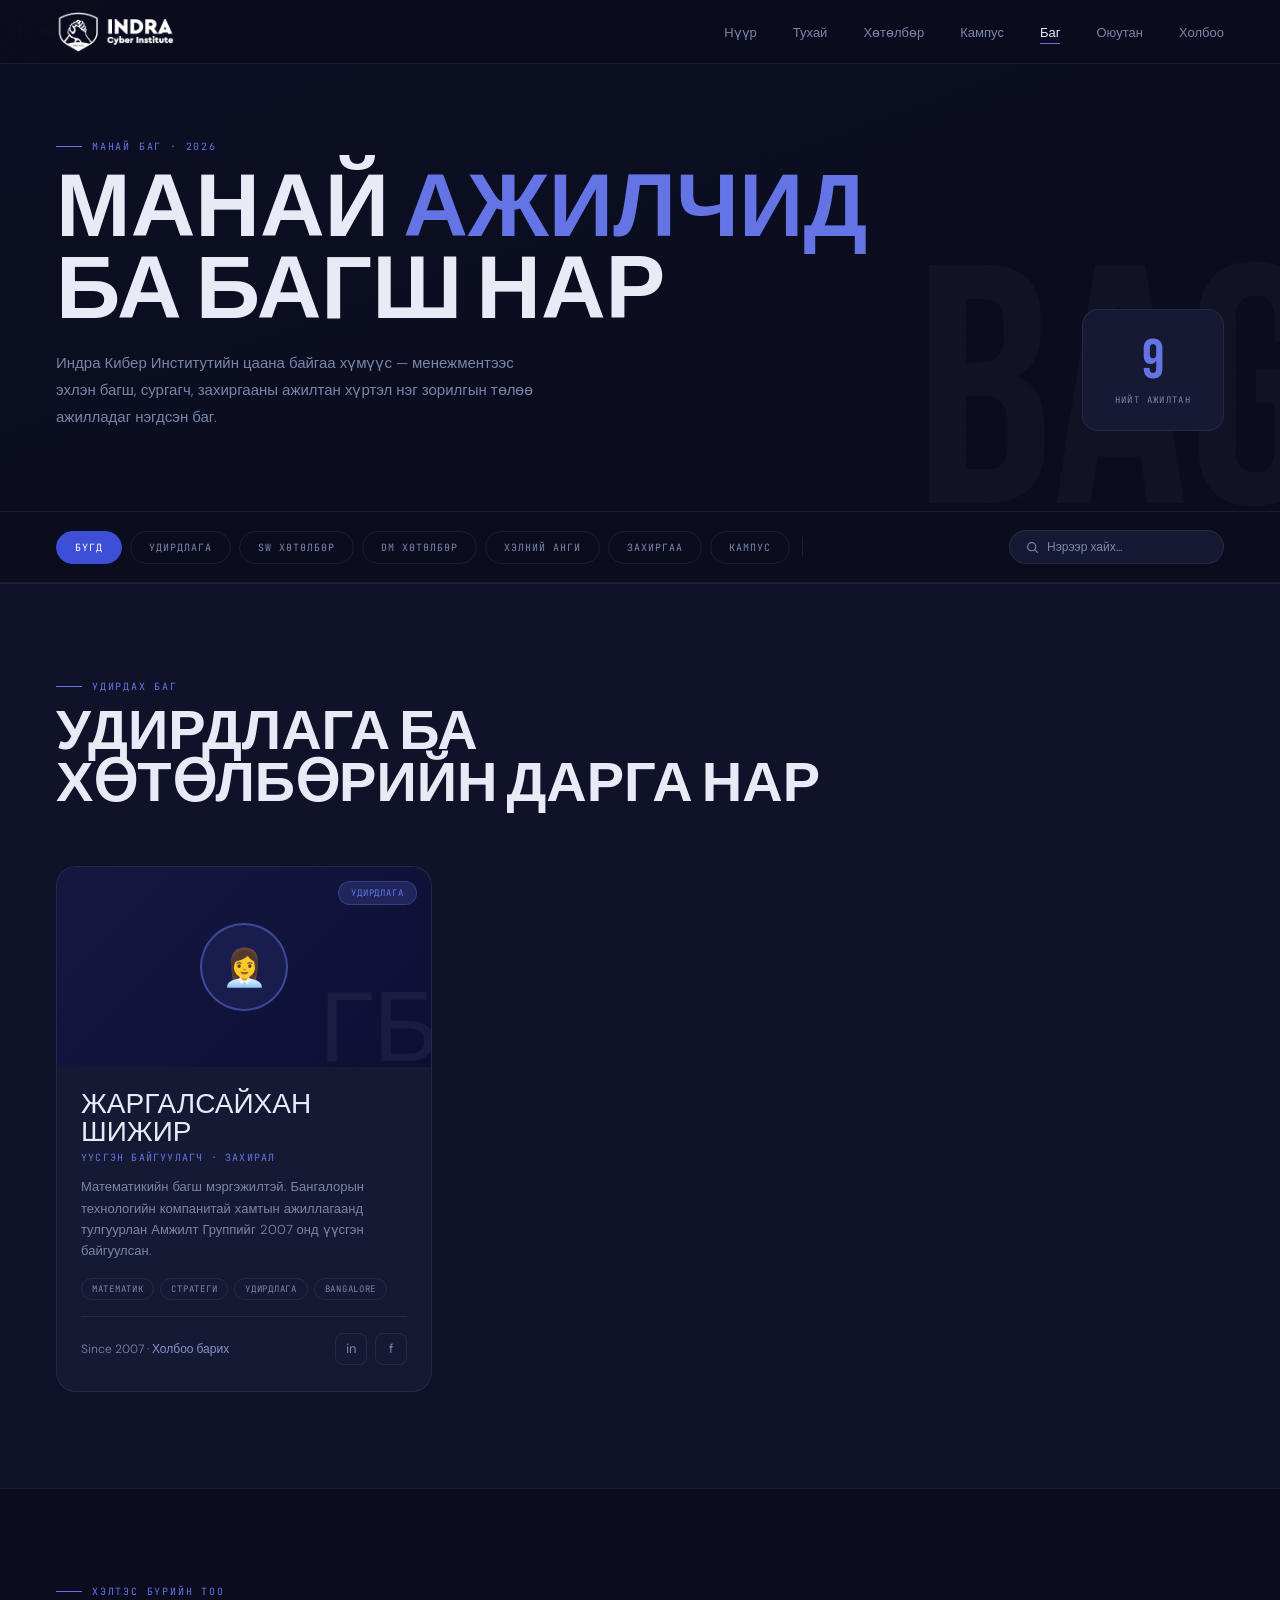
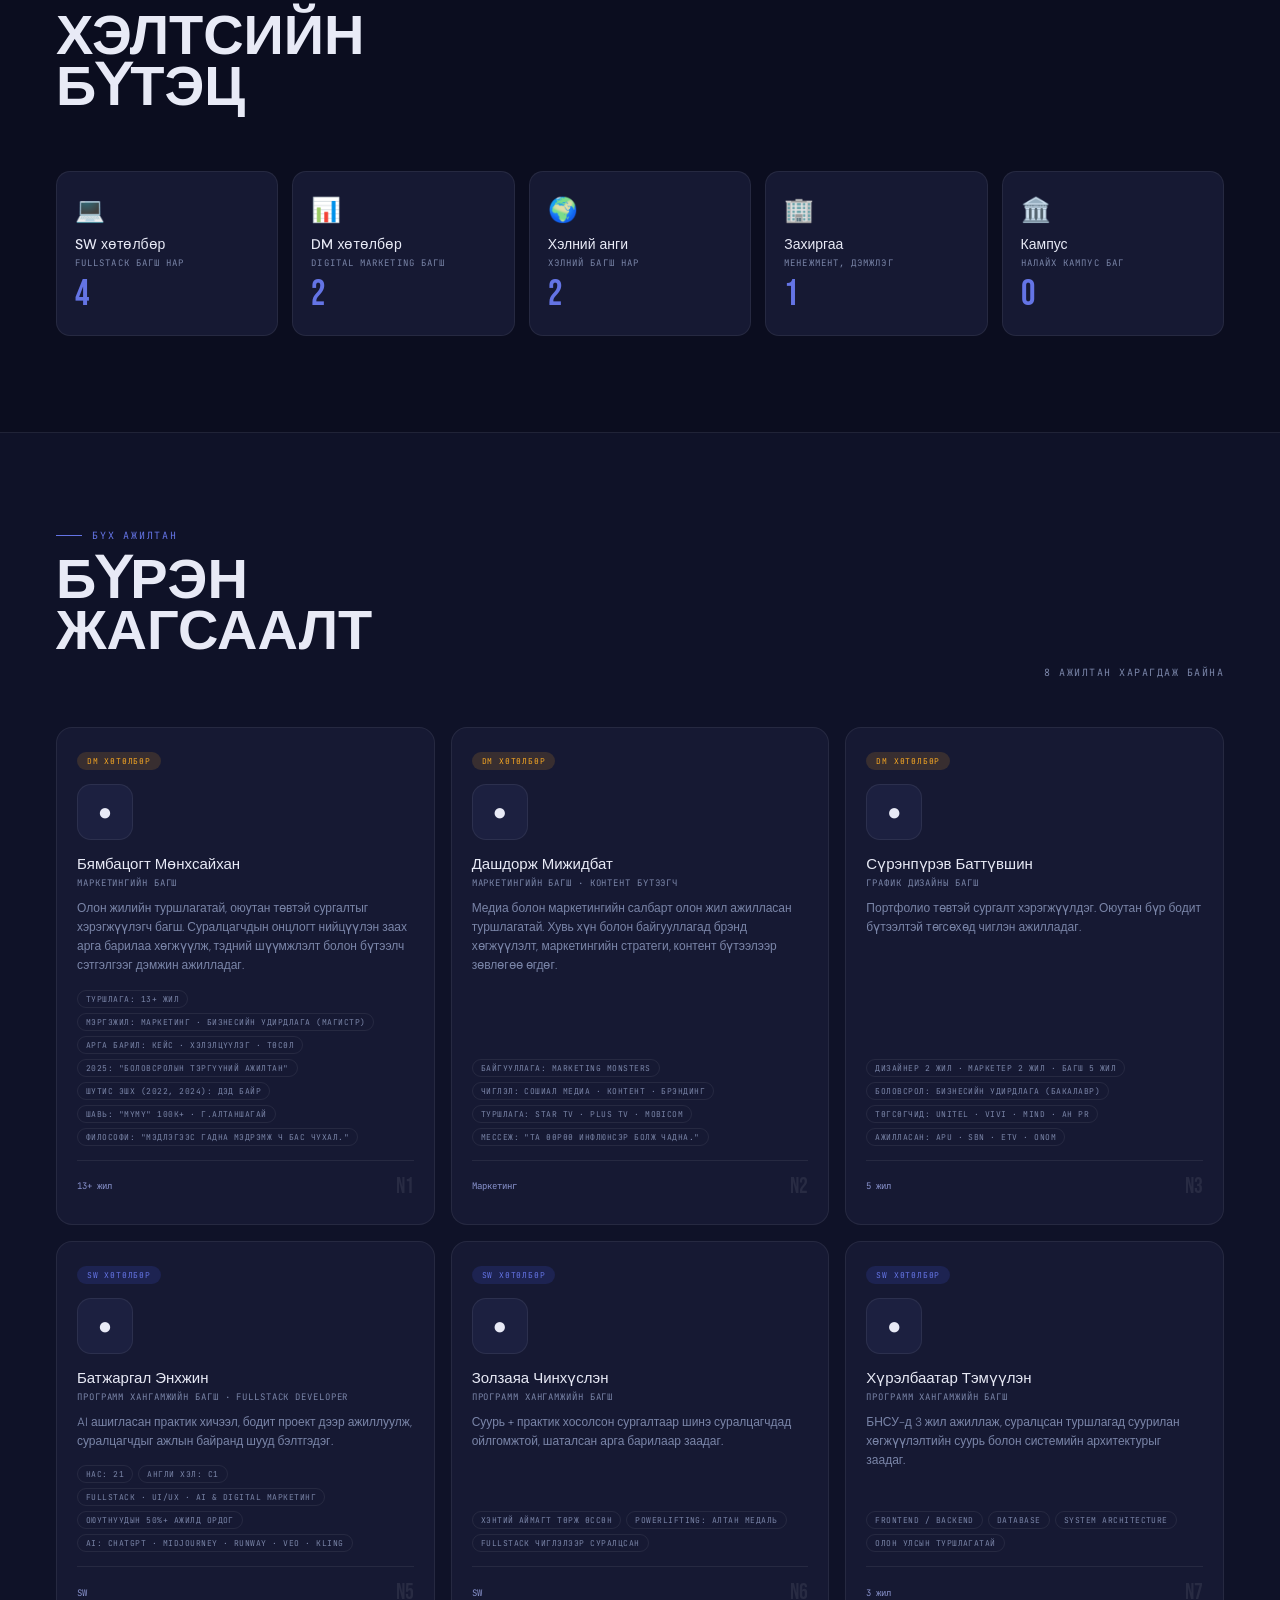
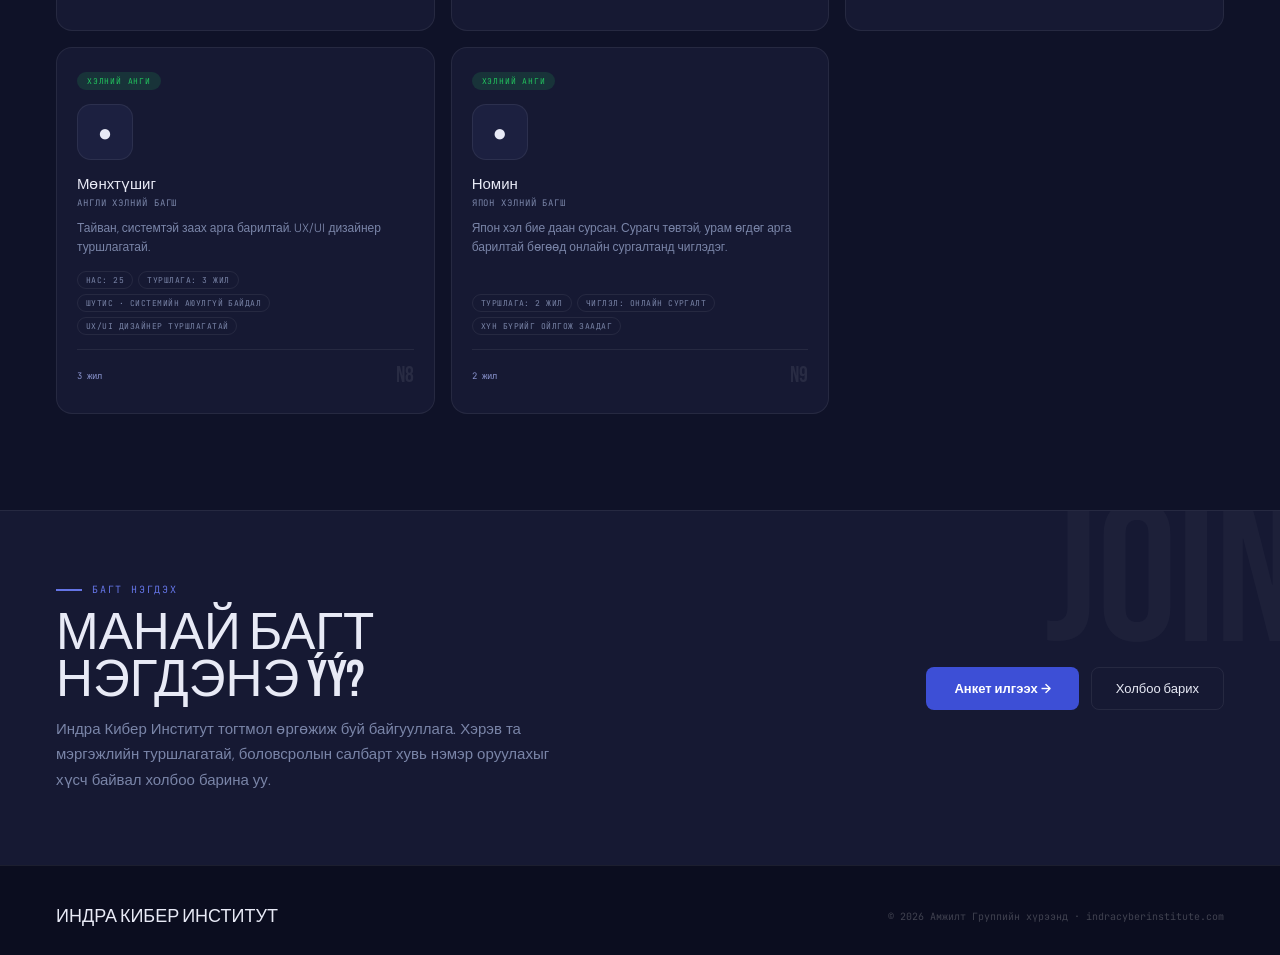
<file: pages/team.html>
<!doctype html>
<html lang="mn">
  <head>
    <meta charset="UTF-8" />
    <meta name="viewport" content="width=device-width, initial-scale=1.0" />
    <title>Баг — Индра Кибер Институт</title>
    <link rel="preconnect" href="https://fonts.googleapis.com" />
    <link rel="preconnect" href="https://fonts.gstatic.com" crossorigin />
    <link
      href="https://fonts.googleapis.com/css2?family=Bebas+Neue&family=DM+Sans:wght@300;400;500&family=JetBrains+Mono:wght@400;500&display=swap"
      rel="stylesheet" />
    <style>
      * {
        margin: 0;
        padding: 0;
        box-sizing: border-box;
      }
      :root {
        --bg: #0b0d1f;
        --bg2: #0f1228;
        --surface: #161933;
        --surface2: #1c2040;
        --navy: #2e3191;
        --blue: #3d4fd6;
        --blue-light: #6474e5;
        --blue-pale: #8892cc;
        --accent: #e8eaf6;
        --gold: #f5a623;
        --ink: #e8eaf6;
        --muted: #7a85a8;
        --border: rgba(255, 255, 255, 0.07);
        --border-hover: rgba(255, 255, 255, 0.18);
        --white: #ffffff;
      }
      html {
        scroll-behavior: smooth;
      }
      body {
        font-family: "DM Sans", sans-serif;
        background: var(--bg);
        color: var(--ink);
        overflow-x: hidden;
      }

      /* ── NAV ── */
      nav {
        position: fixed;
        top: 0;
        left: 0;
        right: 0;
        height: 64px;
        z-index: 200;
        background: rgba(11, 13, 31, 0.92);
        backdrop-filter: blur(20px);
        border-bottom: 1px solid var(--border);
        display: flex;
        align-items: center;
        justify-content: space-between;
        padding: 0 56px;
      }
      .nav-logo {
        display: flex;
        align-items: center;
        gap: 10px;
        text-decoration: none;
        flex-shrink: 0;
      }
      .logo-icon {
        width: 120px;
        height: 120px;

        display: flex;
        align-items: center;
        justify-content: center;
        flex-shrink: 0;
      }
      .logo-icon img {
        width: 100%;
        height: 100%;
        object-fit: contain;
        display: block;
      }
      .logo-name {
        font-weight: 500;
        font-size: 13px;
        color: var(--accent);
        display: block;
        white-space: nowrap;
      }
      .logo-since {
        font-family: "JetBrains Mono", monospace;
        font-size: 9px;
        color: var(--muted);
        letter-spacing: 0.1em;
        text-transform: uppercase;
      }
      .nav-links {
        display: flex;
        gap: 36px;
        list-style: none;
      }
      .nav-links a {
        font-size: 13px;
        color: var(--muted);
        text-decoration: none;
        transition: color 0.2s;
        white-space: nowrap;
      }
      .nav-links a:hover,
      .nav-links a.active {
        color: var(--accent);
      }
      .nav-links a.active {
        border-bottom: 1.5px solid var(--blue-light);
        padding-bottom: 2px;
      }

      /* Hamburger */
      .nav-hamburger {
        display: none;
        flex-direction: column;
        gap: 5px;
        cursor: pointer;
        padding: 4px;
        background: none;
        border: none;
        z-index: 300;
      }
      .nav-hamburger span {
        display: block;
        width: 22px;
        height: 2px;
        background: var(--accent);
        border-radius: 2px;
        transition:
          transform 0.3s,
          opacity 0.3s;
      }
      .nav-hamburger.open span:nth-child(1) {
        transform: translateY(7px) rotate(45deg);
      }
      .nav-hamburger.open span:nth-child(2) {
        opacity: 0;
      }
      .nav-hamburger.open span:nth-child(3) {
        transform: translateY(-7px) rotate(-45deg);
      }

      /* Mobile drawer */
      .nav-drawer {
        display: none;
        position: fixed;
        top: 64px;
        left: 0;
        right: 0;
        background: rgba(11, 13, 31, 0.98);
        backdrop-filter: blur(24px);
        border-bottom: 1px solid var(--border);
        padding: 20px 24px 28px;
        z-index: 199;
        flex-direction: column;
        gap: 0;
      }
      .nav-drawer.open {
        display: flex;
      }
      .nav-drawer li {
        list-style: none;
      }
      .nav-drawer li a {
        display: block;
        padding: 14px 0;
        font-size: 15px;
        color: var(--muted);
        text-decoration: none;
        border-bottom: 1px solid var(--border);
        transition: color 0.2s;
      }
      .nav-drawer li:last-child a {
        border-bottom: none;
      }
      .nav-drawer li a.active,
      .nav-drawer li a:hover {
        color: var(--accent);
      }

      .btn-pri {
        background: var(--blue);
        color: #fff;
        padding: 10px 22px;
        border-radius: 6px;
        font-family: "DM Sans", sans-serif;
        font-size: 13px;
        font-weight: 500;
        border: none;
        cursor: pointer;
        transition:
          background 0.2s,
          transform 0.15s;
        display: inline-flex;
        align-items: center;
        gap: 8px;
        text-decoration: none;
        white-space: nowrap;
      }
      .btn-pri:hover {
        background: var(--navy);
        transform: translateY(-1px);
      }
      .btn-arr {
        background: rgba(255, 255, 255, 0.15);
        color: #fff;
        border-radius: 100px;
        padding: 2px 9px;
        font-size: 12px;
        font-weight: 600;
      }

      /* ── EYEBROW ── */
      .eyebrow {
        display: flex;
        align-items: center;
        gap: 10px;
        margin-bottom: 14px;
      }
      .eyebrow-line {
        width: 26px;
        height: 1.5px;
        background: var(--blue-light);
      }
      .eyebrow-text {
        font-family: "JetBrains Mono", monospace;
        font-size: 10px;
        letter-spacing: 0.18em;
        text-transform: uppercase;
        color: var(--blue-light);
      }
      .sec-title {
        font-family: "Bebas Neue", sans-serif;
        font-size: clamp(32px, 4.5vw, 56px);
        line-height: 0.92;
        color: var(--accent);
        margin-bottom: 20px;
      }
      .sec {
        padding: 96px 56px;
        border-top: 1px solid var(--border);
        position: relative;
        overflow: hidden;
      }
      .sec.alt {
        background: var(--bg2);
      }
      .inner {
        max-width: 1280px;
        margin: 0 auto;
      }

      /* ── HERO ── */
      #hero {
        min-height: 52vh;
        padding: 140px 56px 80px;
        background: linear-gradient(160deg, #0d0f25 0%, #0b0d1f 60%);
        position: relative;
        overflow: hidden;
      }
      .hero-inner {
        max-width: 1280px;
        margin: 0 auto;
        position: relative;
        z-index: 2;
      }
      .hero-wm {
        position: absolute;
        right: -40px;
        bottom: -60px;
        font-family: "Bebas Neue", sans-serif;
        font-size: 340px;
        color: rgba(255, 255, 255, 0.025);
        line-height: 1;
        pointer-events: none;
        user-select: none;
        white-space: nowrap;
      }
      .hero-grid {
        display: grid;
        grid-template-columns: 1fr auto;
        align-items: flex-end;
        gap: 40px;
        margin-top: 16px;
      }
      .hero-hl {
        font-family: "Bebas Neue", sans-serif;
        font-size: clamp(44px, 7vw, 96px);
        line-height: 0.91;
        color: var(--accent);
        margin-bottom: 18px;
      }
      .hero-hl span {
        color: var(--blue-light);
      }
      .hero-sub {
        font-weight: 300;
        font-size: 15px;
        color: var(--muted);
        max-width: 480px;
        line-height: 1.8;
      }
      .hero-count-box {
        background: var(--surface);
        border: 1px solid var(--border);
        border-radius: 16px;
        padding: 24px 32px;
        text-align: center;
        flex-shrink: 0;
      }
      .hc-n {
        font-family: "Bebas Neue", sans-serif;
        font-size: 56px;
        color: var(--blue-light);
        line-height: 1;
      }
      .hc-l {
        font-family: "JetBrains Mono", monospace;
        font-size: 9px;
        color: var(--muted);
        text-transform: uppercase;
        letter-spacing: 0.15em;
        margin-top: 4px;
      }

      /* ── FILTER BAR ── */
      .filter-bar {
        padding: 18px 56px;
        background: var(--bg);
        border-top: 1px solid var(--border);
        border-bottom: 1px solid var(--border);
        position: sticky;
        top: 64px;
        z-index: 100;
        backdrop-filter: blur(12px);
      }
      .filter-inner {
        max-width: 1280px;
        margin: 0 auto;
        display: flex;
        align-items: center;
        gap: 8px;
        flex-wrap: wrap;
      }
      .filter-btn {
        font-family: "JetBrains Mono", monospace;
        font-size: 10px;
        letter-spacing: 0.1em;
        text-transform: uppercase;
        padding: 9px 18px;
        border-radius: 100px;
        border: 1px solid var(--border);
        background: transparent;
        color: var(--muted);
        cursor: pointer;
        transition: all 0.2s;
        white-space: nowrap;
      }
      .filter-btn:hover {
        border-color: var(--border-hover);
        color: var(--accent);
      }
      .filter-btn.active {
        background: var(--blue);
        border-color: var(--blue);
        color: #fff;
      }
      .filter-sep {
        width: 1px;
        height: 20px;
        background: var(--border);
        margin: 0 4px;
      }
      .search-pill {
        border: 1px solid var(--border);
        border-radius: 100px;
        padding: 8px 16px;
        display: flex;
        align-items: center;
        gap: 8px;
        margin-left: auto;
        background: var(--surface);
      }
      .search-pill input {
        background: none;
        border: none;
        outline: none;
        font-family: "DM Sans", sans-serif;
        font-size: 12px;
        color: var(--accent);
        width: 160px;
      }
      .search-pill input::placeholder {
        color: var(--muted);
      }

      /* ── LEADERSHIP ── */
      .lead-grid {
        display: grid;
        grid-template-columns: repeat(3, 1fr);
        gap: 20px;
        margin-top: 56px;
      }
      .lead-card {
        background: var(--surface);
        border: 1px solid var(--border);
        border-radius: 20px;
        overflow: hidden;
        position: relative;
        cursor: default;
        transition:
          transform 0.3s,
          border-color 0.3s,
          box-shadow 0.3s;
      }
      .lead-card::before {
        content: "";
        position: absolute;
        top: 0;
        left: 0;
        right: 0;
        height: 3px;
        background: linear-gradient(90deg, var(--blue), var(--blue-light));
        transform: scaleX(0);
        transform-origin: left;
        transition: transform 0.3s;
      }
      .lead-card:hover {
        transform: translateY(-6px);
        border-color: var(--border-hover);
        box-shadow: 0 20px 48px rgba(0, 0, 0, 0.4);
      }
      .lead-card:hover::before {
        transform: scaleX(1);
      }
      .lead-visual {
        height: 200px;
        background: linear-gradient(135deg, #141740 0%, #0d1035 100%);
        display: flex;
        align-items: center;
        justify-content: center;
        position: relative;
        overflow: hidden;
      }
      .lead-visual-wm {
        position: absolute;
        bottom: -14px;
        right: -8px;
        font-family: "Bebas Neue", sans-serif;
        font-size: 100px;
        color: rgba(255, 255, 255, 0.05);
        line-height: 1;
        pointer-events: none;
      }
      .lead-avatar {
        width: 88px;
        height: 88px;
        border-radius: 50%;
        border: 2px solid rgba(100, 116, 229, 0.5);
        display: flex;
        align-items: center;
        justify-content: center;
        background: rgba(100, 116, 229, 0.1);
        font-size: 36px;
        position: relative;
        z-index: 1;
      }
      .lead-dept-tag {
        position: absolute;
        top: 14px;
        right: 14px;
        font-family: "JetBrains Mono", monospace;
        font-size: 9px;
        letter-spacing: 0.1em;
        text-transform: uppercase;
        padding: 5px 12px;
        border-radius: 100px;
        background: rgba(100, 116, 229, 0.2);
        color: var(--blue-light);
        border: 1px solid rgba(100, 116, 229, 0.3);
      }
      .lead-body {
        padding: 24px 24px 26px;
      }
      .lead-name {
        font-family: "Bebas Neue", sans-serif;
        font-size: 28px;
        color: var(--accent);
        line-height: 1;
        margin-bottom: 4px;
      }
      .lead-role {
        font-family: "JetBrains Mono", monospace;
        font-size: 10px;
        color: var(--blue-light);
        text-transform: uppercase;
        letter-spacing: 0.12em;
        margin-bottom: 12px;
      }
      .lead-desc {
        font-weight: 300;
        font-size: 13px;
        color: var(--muted);
        line-height: 1.65;
        margin-bottom: 16px;
      }
      .lead-tags {
        display: flex;
        flex-wrap: wrap;
        gap: 6px;
        margin-bottom: 16px;
      }
      .pill {
        font-family: "JetBrains Mono", monospace;
        font-size: 9px;
        text-transform: uppercase;
        letter-spacing: 0.08em;
        padding: 4px 10px;
        border-radius: 100px;
        border: 1px solid var(--border);
        color: var(--muted);
      }
      .lead-footer {
        display: flex;
        align-items: center;
        justify-content: space-between;
        padding-top: 16px;
        border-top: 1px solid var(--border);
        gap: 12px;
        flex-wrap: wrap;
      }
      .lead-contact {
        font-weight: 300;
        font-size: 12px;
        color: var(--muted);
      }
      .lead-contact a {
        color: var(--blue-pale);
        text-decoration: none;
      }
      .lead-contact a:hover {
        color: var(--accent);
      }
      .social-links {
        display: flex;
        gap: 8px;
      }
      .social-btn {
        width: 32px;
        height: 32px;
        border: 1px solid var(--border);
        border-radius: 8px;
        display: flex;
        align-items: center;
        justify-content: center;
        font-size: 13px;
        cursor: pointer;
        transition:
          border-color 0.2s,
          background 0.2s;
        background: transparent;
        text-decoration: none;
        color: var(--muted);
      }
      .social-btn:hover {
        border-color: var(--blue);
        background: rgba(61, 79, 214, 0.15);
        color: var(--accent);
      }

      /* ── STAFF GRID ── */
      .staff-header {
        display: flex;
        justify-content: space-between;
        align-items: flex-end;
        margin-bottom: 48px;
        gap: 16px;
        flex-wrap: wrap;
      }
      .staff-count {
        font-family: "JetBrains Mono", monospace;
        font-size: 10px;
        color: var(--muted);
        text-transform: uppercase;
        letter-spacing: 0.15em;
      }
      .staff-grid {
        display: grid;
        grid-template-columns: repeat(3, 1fr);
        gap: 16px;
      }
      .staff-card {
        background: var(--surface);
        border: 1px solid var(--border);
        border-radius: 16px;
        padding: 24px 20px;
        display: flex;
        flex-direction: column;
        align-items: flex-start;
        position: relative;
        overflow: hidden;
        cursor: default;
        transition:
          transform 0.25s,
          border-color 0.25s;
      }
      .staff-card:hover {
        transform: translateY(-4px);
        border-color: var(--border-hover);
      }
      .staff-card::after {
        content: "";
        position: absolute;
        inset: 0;
        background: linear-gradient(
          120deg,
          transparent 0%,
          rgba(255, 255, 255, 0.06) 45%,
          transparent 75%
        );
        transform: translateX(-130%);
        transition: transform 0.5s ease;
        pointer-events: none;
      }
      .staff-card:hover::after {
        transform: translateX(130%);
      }
      .sc-dept {
        font-family: "JetBrains Mono", monospace;
        font-size: 8px;
        letter-spacing: 0.1em;
        text-transform: uppercase;
        padding: 4px 10px;
        border-radius: 100px;
        margin-bottom: 14px;
      }
      .dept-sw {
        background: rgba(61, 79, 214, 0.18);
        color: var(--blue-light);
      }
      .dept-dm {
        background: rgba(245, 166, 35, 0.15);
        color: #f5a623;
      }
      .dept-lang {
        background: rgba(34, 197, 94, 0.15);
        color: #22c55e;
      }
      .dept-admin {
        background: rgba(168, 85, 247, 0.15);
        color: #c084fc;
      }
      .dept-campus {
        background: rgba(236, 72, 153, 0.15);
        color: #f472b6;
      }
      .dept-mgmt {
        background: rgba(100, 116, 229, 0.2);
        color: var(--blue-light);
        border: 1px solid rgba(100, 116, 229, 0.3);
      }
      .sc-avatar {
        width: 56px;
        height: 56px;
        border-radius: 14px;
        background: var(--surface2);
        display: flex;
        align-items: center;
        justify-content: center;
        font-size: 24px;
        margin-bottom: 14px;
        border: 1px solid var(--border);
      }
      .sc-name {
        font-weight: 500;
        font-size: 15px;
        color: var(--accent);
        margin-bottom: 3px;
      }
      .sc-role {
        font-family: "JetBrains Mono", monospace;
        font-size: 9px;
        color: var(--muted);
        text-transform: uppercase;
        letter-spacing: 0.1em;
        margin-bottom: 10px;
      }
      .sc-desc {
        font-weight: 300;
        font-size: 12px;
        color: var(--muted);
        line-height: 1.6;
        margin-bottom: 14px;
        flex: 1;
      }
      .sc-tags {
        display: flex;
        flex-wrap: wrap;
        gap: 5px;
        margin-bottom: 14px;
      }
      .sc-tag {
        font-family: "JetBrains Mono", monospace;
        font-size: 8px;
        text-transform: uppercase;
        letter-spacing: 0.06em;
        padding: 3px 8px;
        border-radius: 100px;
        border: 1px solid var(--border);
        color: var(--muted);
      }
      .sc-foot {
        display: flex;
        justify-content: space-between;
        align-items: center;
        width: 100%;
        padding-top: 12px;
        border-top: 1px solid var(--border);
        margin-top: auto;
      }
      .sc-exp {
        font-family: "JetBrains Mono", monospace;
        font-size: 9px;
        color: var(--blue-pale);
      }
      .sc-num {
        font-family: "Bebas Neue", sans-serif;
        font-size: 22px;
        color: rgba(255, 255, 255, 0.08);
      }

      /* ── DEPT STRIP ── */
      .dept-strip {
        display: grid;
        grid-template-columns: repeat(5, 1fr);
        gap: 14px;
        margin-top: 56px;
      }
      .dept-box {
        background: var(--surface);
        border: 1px solid var(--border);
        border-radius: 14px;
        padding: 22px 18px;
        transition:
          border-color 0.25s,
          transform 0.25s;
        cursor: default;
      }
      .dept-box:hover {
        border-color: var(--border-hover);
        transform: translateY(-3px);
      }
      .dept-icon {
        font-size: 24px;
        margin-bottom: 10px;
      }
      .dept-name {
        font-weight: 500;
        font-size: 14px;
        color: var(--accent);
        margin-bottom: 4px;
      }
      .dept-count {
        font-family: "JetBrains Mono", monospace;
        font-size: 9px;
        color: var(--muted);
        text-transform: uppercase;
        letter-spacing: 0.12em;
      }
      .dept-n {
        font-family: "Bebas Neue", sans-serif;
        font-size: 36px;
        color: var(--blue-light);
        line-height: 1;
        margin-top: 8px;
      }

      /* ── JOIN BAND ── */
      #join {
        background: var(--surface);
        border-top: 1px solid var(--border);
        padding: 72px 56px;
        position: relative;
        overflow: hidden;
      }
      .join-wm {
        position: absolute;
        right: -20px;
        top: -30px;
        font-family: "Bebas Neue", sans-serif;
        font-size: 200px;
        color: rgba(255, 255, 255, 0.03);
        line-height: 1;
        pointer-events: none;
      }
      .join-inner {
        max-width: 1280px;
        margin: 0 auto;
        display: flex;
        justify-content: space-between;
        align-items: center;
        gap: 40px;
      }
      .join-title {
        font-family: "Bebas Neue", sans-serif;
        font-size: clamp(32px, 4vw, 52px);
        color: var(--accent);
        line-height: 0.92;
        margin-bottom: 12px;
      }
      .join-body {
        font-weight: 300;
        font-size: 15px;
        color: var(--muted);
        max-width: 500px;
        line-height: 1.7;
      }
      .join-btns {
        display: flex;
        gap: 12px;
        flex-shrink: 0;
      }
      .btn-white {
        background: var(--blue);
        color: #fff;
        padding: 13px 28px;
        border-radius: 8px;
        font-family: "DM Sans", sans-serif;
        font-size: 13px;
        font-weight: 600;
        border: none;
        cursor: pointer;
        transition: background 0.2s;
        white-space: nowrap;
      }
      .btn-white:hover {
        background: var(--navy);
      }
      .btn-outline-w {
        border: 1.5px solid var(--border);
        color: var(--accent);
        background: transparent;
        padding: 12px 24px;
        border-radius: 8px;
        font-family: "DM Sans", sans-serif;
        font-size: 13px;
        cursor: pointer;
        transition: border-color 0.2s;
        white-space: nowrap;
      }
      .btn-outline-w:hover {
        border-color: var(--border-hover);
      }

      /* ── FOOTER ── */
      footer {
        background: var(--bg);
        border-top: 1px solid var(--border);
        padding: 40px 56px 28px;
      }
      .footer-inner {
        max-width: 1280px;
        margin: 0 auto;
        display: flex;
        justify-content: space-between;
        align-items: center;
        gap: 16px;
        flex-wrap: wrap;
      }
      .footer-brand {
        font-family: "Bebas Neue", sans-serif;
        font-size: 18px;
        color: var(--accent);
      }
      .footer-copy {
        font-family: "JetBrains Mono", monospace;
        font-size: 10px;
        color: rgba(255, 255, 255, 0.22);
      }

      /* ── HIDDEN ── */
      .staff-card.hidden,
      .lead-card.hidden {
        display: none;
      }

      /* ── REVEAL ── */
      .reveal {
        opacity: 0;
        transform: translateY(24px);
        transition:
          opacity 0.55s ease,
          transform 0.55s ease;
      }
      .reveal.visible {
        opacity: 1;
        transform: none;
      }

      /* ════════════════════════════════════════
         RESPONSIVE — Tablet  ≤ 1024px
         ════════════════════════════════════════ */
      @media (max-width: 1024px) {
        nav {
          padding: 0 32px;
          gap: 16px;
        }
        .nav-links {
          gap: 20px;
        }
        .nav-links a {
          font-size: 12px;
        }

        #hero {
          padding: 120px 32px 64px;
        }
        .sec {
          padding: 72px 32px;
        }
        #join {
          padding: 56px 32px;
        }
        footer {
          padding: 32px 32px 24px;
        }
        .filter-bar {
          padding: 16px 32px;
        }

        .lead-grid {
          grid-template-columns: repeat(2, 1fr);
        }
        .dept-strip {
          grid-template-columns: repeat(3, 1fr);
        }
        .staff-grid {
          grid-template-columns: repeat(2, 1fr);
        }
      }

      /* ════════════════════════════════════════
         RESPONSIVE — Large Mobile  ≤ 768px
         ════════════════════════════════════════ */
      @media (max-width: 768px) {
        /* Nav */
        nav {
          padding: 0 20px;
        }
        .nav-links {
          display: none;
        }
        .btn-pri.nav-cta {
          display: none;
        }
        .nav-hamburger {
          display: flex;
        }

        /* Hero */
        #hero {
          min-height: auto;
          padding: 100px 20px 56px;
        }
        .hero-wm {
          font-size: 160px;
          right: -20px;
          bottom: -20px;
        }
        .hero-grid {
          grid-template-columns: 1fr;
          gap: 28px;
        }
        .hero-count-box {
          display: flex;
          align-items: center;
          gap: 16px;
          padding: 18px 24px;
          justify-content: flex-start;
          width: fit-content;
        }
        .hc-n {
          font-size: 40px;
        }
        .hero-sub {
          font-size: 14px;
        }

        /* Filter bar */
        .filter-bar {
          padding: 12px 20px;
          top: 64px;
        }
        .filter-inner {
          gap: 6px;
          overflow-x: auto;
          flex-wrap: nowrap;
          -webkit-overflow-scrolling: touch;
          padding-bottom: 4px;
          scrollbar-width: none;
        }
        .filter-inner::-webkit-scrollbar {
          display: none;
        }
        .filter-sep {
          display: none;
        }
        .search-pill {
          display: none; /* moves to below filters on mobile */
        }

        /* Sections */
        .sec {
          padding: 56px 20px;
        }
        .sec-title {
          font-size: clamp(30px, 8vw, 44px);
        }

        /* Leadership */
        .lead-grid {
          grid-template-columns: 1fr;
          margin-top: 36px;
        }
        .lead-visual {
          height: 160px;
        }
        .lead-body {
          padding: 20px 20px 22px;
        }

        /* Dept strip */
        .dept-strip {
          grid-template-columns: repeat(2, 1fr);
          margin-top: 36px;
          gap: 10px;
        }
        .dept-box {
          padding: 18px 14px;
        }
        .dept-n {
          font-size: 28px;
        }

        /* Staff grid */
        .staff-grid {
          grid-template-columns: 1fr;
          gap: 12px;
        }
        .staff-header {
          flex-direction: column;
          align-items: flex-start;
          margin-bottom: 32px;
          gap: 8px;
        }

        /* Join */
        #join {
          padding: 48px 20px;
        }
        .join-inner {
          flex-direction: column;
          align-items: flex-start;
          gap: 28px;
        }
        .join-btns {
          width: 100%;
          flex-direction: column;
        }
        .btn-white,
        .btn-outline-w {
          width: 100%;
          text-align: center;
          justify-content: center;
        }
        .join-wm {
          font-size: 120px;
        }

        /* Footer */
        footer {
          padding: 28px 20px 20px;
        }
        .footer-inner {
          flex-direction: column;
          align-items: flex-start;
          gap: 8px;
        }
      }

      /* ════════════════════════════════════════
         RESPONSIVE — Small Mobile  ≤ 480px
         ════════════════════════════════════════ */
      @media (max-width: 480px) {
        #hero {
          padding: 88px 16px 48px;
        }
        .hero-wm {
          font-size: 110px;
        }
        .sec {
          padding: 48px 16px;
        }
        .filter-bar {
          padding: 10px 16px;
        }
        #join {
          padding: 40px 16px;
        }
        footer {
          padding: 24px 16px 18px;
        }

        .hero-hl {
          line-height: 0.94;
        }

        /* Stack hero count inline */
        .hero-count-box {
          padding: 14px 18px;
          border-radius: 12px;
        }
        .hc-n {
          font-size: 36px;
        }
        .hc-l {
          font-size: 8px;
        }

        /* Dept strip: 1 col on tiny screens */
        .dept-strip {
          grid-template-columns: repeat(2, 1fr);
        }

        /* Lead card full width */
        .lead-body {
          padding: 16px 16px 18px;
        }
        .lead-name {
          font-size: 22px;
        }

        /* Staff card */
        .staff-card {
          padding: 18px 16px;
        }
        .sc-name {
          font-size: 14px;
        }
        .sc-tag {
          font-size: 7.5px;
        }

        /* Search exposed below filter on small */
        .search-pill {
          display: flex;
          margin-left: 0;
          margin-top: 8px;
          width: 100%;
        }
        .search-pill input {
          width: 100%;
        }
        .filter-inner {
          flex-wrap: wrap;
        }
      }

      /* ════════════════════════════════════════
         UTILITY: touch device hover suppression
         ════════════════════════════════════════ */
      @media (hover: none) {
        .staff-card:hover,
        .lead-card:hover,
        .dept-box:hover {
          transform: none;
        }
        .staff-card::after {
          display: none;
        }
      }
    </style>
  </head>
  <body>
    <!-- NAV -->
    <nav>
      <a href="#" class="nav-logo">
        <div class="logo-icon">
          <img
            src="../assets/2fed0f3a-7f19-40bc-8620-f7882dcef548.png"
            alt="Indra Cyber Institute logo"
            width="34"
            height="34" />
        </div>
      </a>

      <ul class="nav-links">
        <li><a href="/index.html">Нүүр</a></li>
        <li><a href="/index.html#about">Тухай</a></li>
        <li><a href="/index.html#programs">Хөтөлбөр</a></li>
        <li><a href="/index.html#campus">Кампус</a></li>
        <li><a class="active" href="#">Баг</a></li>
        <li><a href="./students.html">Оюутан</a></li>
        <li><a href="/index.html#cta">Холбоо</a></li>
      </ul>

      <button class="nav-hamburger" id="hamburger" aria-label="Цэс нээх">
        <span></span><span></span><span></span>
      </button>
    </nav>

    <!-- MOBILE DRAWER -->
    <ul class="nav-drawer" id="nav-drawer">
      <li><a href="/index.html">Нүүр</a></li>
      <li><a href="/index.html#about">Тухай</a></li>
      <li><a href="/index.html#programs">Хөтөлбөр</a></li>
      <li><a href="/index.html#campus">Кампус</a></li>
      <li><a class="active" href="#">Баг</a></li>
      <li><a href="/index.html#cta">Холбоо барих</a></li>
    </ul>

    <!-- HERO -->
    <section id="hero">
      <div class="hero-wm">BAG</div>
      <div class="hero-inner">
        <div class="eyebrow">
          <div class="eyebrow-line"></div>
          <span class="eyebrow-text">Манай баг · 2026</span>
        </div>
        <div class="hero-grid">
          <div>
            <h1 class="hero-hl">МАНАЙ <span>АЖИЛЧИД</span><br />БА БАГШ НАР</h1>
            <p class="hero-sub">
              Индра Кибер Институтийн цаана байгаа хүмүүс — менежментээс эхлэн
              багш, сургагч, захиргааны ажилтан хүртэл нэг зорилгын төлөө
              ажилладаг нэгдсэн баг.
            </p>
          </div>
          <div class="hero-count-box">
            <div class="hc-n" id="total-count">9</div>
            <div class="hc-l">Нийт ажилтан</div>
          </div>
        </div>
      </div>
    </section>

    <!-- FILTER BAR -->
    <div class="filter-bar">
      <div class="filter-inner">
        <button class="filter-btn active" onclick="filterStaff('all', event)">
          Бүгд
        </button>
        <button class="filter-btn" onclick="filterStaff('mgmt', event)">
          Удирдлага
        </button>
        <button class="filter-btn" onclick="filterStaff('sw', event)">
          SW хөтөлбөр
        </button>
        <button class="filter-btn" onclick="filterStaff('dm', event)">
          DM хөтөлбөр
        </button>
        <button class="filter-btn" onclick="filterStaff('lang', event)">
          Хэлний анги
        </button>
        <button class="filter-btn" onclick="filterStaff('admin', event)">
          Захиргаа
        </button>
        <button class="filter-btn" onclick="filterStaff('campus', event)">
          Кампус
        </button>
        <div class="filter-sep"></div>
        <div class="search-pill">
          <svg width="13" height="13" viewBox="0 0 16 16" fill="none">
            <circle cx="7" cy="7" r="5" stroke="#7a85a8" stroke-width="1.5" />
            <path
              d="M11 11L14 14"
              stroke="#7a85a8"
              stroke-width="1.5"
              stroke-linecap="round" />
          </svg>
          <input
            type="text"
            placeholder="Нэрээр хайх..."
            oninput="searchStaff(this.value)" />
        </div>
      </div>
    </div>

    <!-- LEADERSHIP -->
    <section id="leadership" class="sec alt">
      <div class="inner">
        <div class="eyebrow">
          <div class="eyebrow-line"></div>
          <span class="eyebrow-text">Удирдах баг</span>
        </div>
        <h2 class="sec-title">УДИРДЛАГА БА<br />ХӨТӨЛБӨРИЙН ДАРГА НАР</h2>
        <div class="lead-grid">
          <div
            class="lead-card reveal"
            data-dept="mgmt"
            data-name="жаргалсайхан шижир">
            <div class="lead-visual">
              <div class="lead-visual-wm">ГБ</div>
              <span class="lead-dept-tag">Удирдлага</span>
              <div class="lead-avatar">👩‍💼</div>
            </div>
            <div class="lead-body">
              <div class="lead-name">ЖАРГАЛСАЙХАН ШИЖИР</div>
              <div class="lead-role">Үүсгэн байгуулагч · Захирал</div>
              <p class="lead-desc">
                Математикийн багш мэргэжилтэй. Бангалорын технологийн компанитай
                хамтын ажиллагаанд тулгуурлан Амжилт Группийг 2007 онд үүсгэн
                байгуулсан.
              </p>
              <div class="lead-tags">
                <span class="pill">Математик</span>
                <span class="pill">Стратеги</span>
                <span class="pill">Удирдлага</span>
                <span class="pill">Bangalore</span>
              </div>
              <div class="lead-footer">
                <div class="lead-contact">
                  Since 2007 · <a href="#">Холбоо барих</a>
                </div>
                <div class="social-links">
                  <a class="social-btn" href="#" title="LinkedIn">in</a>
                  <a class="social-btn" href="#" title="Facebook">f</a>
                </div>
              </div>
            </div>
          </div>
        </div>
      </div>
    </section>

    <!-- DEPT OVERVIEW -->
    <section class="sec" style="background: var(--bg)">
      <div class="inner">
        <div class="eyebrow">
          <div class="eyebrow-line"></div>
          <span class="eyebrow-text">Хэлтэс бүрийн тоо</span>
        </div>
        <h2 class="sec-title">ХЭЛТСИЙН<br />БҮТЭЦ</h2>
        <div class="dept-strip reveal">
          <div class="dept-box">
            <div class="dept-icon">💻</div>
            <div class="dept-name">SW хөтөлбөр</div>
            <div class="dept-count">Fullstack багш нар</div>
            <div class="dept-n">4</div>
          </div>
          <div class="dept-box">
            <div class="dept-icon">📊</div>
            <div class="dept-name">DM хөтөлбөр</div>
            <div class="dept-count">Digital Marketing багш</div>
            <div class="dept-n">2</div>
          </div>
          <div class="dept-box">
            <div class="dept-icon">🌍</div>
            <div class="dept-name">Хэлний анги</div>
            <div class="dept-count">Хэлний багш нар</div>
            <div class="dept-n">2</div>
          </div>
          <div class="dept-box">
            <div class="dept-icon">🏢</div>
            <div class="dept-name">Захиргаа</div>
            <div class="dept-count">Менежмент, дэмжлэг</div>
            <div class="dept-n">1</div>
          </div>
          <div class="dept-box">
            <div class="dept-icon">🏛️</div>
            <div class="dept-name">Кампус</div>
            <div class="dept-count">Налайх кампус баг</div>
            <div class="dept-n">0</div>
          </div>
        </div>
      </div>
    </section>

    <!-- ALL STAFF -->
    <section id="staff" class="sec alt">
      <div class="inner">
        <div class="staff-header">
          <div>
            <div class="eyebrow">
              <div class="eyebrow-line"></div>
              <span class="eyebrow-text">Бүх ажилтан</span>
            </div>
            <h2 class="sec-title">БҮРЭН<br />ЖАГСААЛТ</h2>
          </div>
          <div class="staff-count" id="visible-count">
            8 ажилтан харагдаж байна
          </div>
        </div>

        <div class="staff-grid" id="staff-grid">
          <div
            class="staff-card reveal"
            data-dept="dm"
            data-name="бямбацогт мөнхсайхан">
            <span class="sc-dept dept-dm">DM хөтөлбөр</span>
            <div class="sc-avatar">●</div>
            <div class="sc-name">Бямбацогт Мөнхсайхан</div>
            <div class="sc-role">Маркетингийн багш</div>
            <p class="sc-desc">
              Олон жилийн туршлагатай, оюутан төвтэй сургалтыг хэрэгжүүлэгч
              багш. Суралцагчдын онцлогт нийцүүлэн заах арга барилаа хөгжүүлж,
              тэдний шүүмжлэлт болон бүтээлч сэтгэлгээг дэмжин ажилладаг.
            </p>
            <div class="sc-tags">
              <span class="sc-tag">Туршлага: 13+ жил</span>
              <span class="sc-tag"
                >Мэргэжил: Маркетинг · Бизнесийн удирдлага (Магистр)</span
              >
              <span class="sc-tag">Арга барил: кейс · хэлэлцүүлэг · төсөл</span>
              <span class="sc-tag">2025: "Боловсролын тэргүүний ажилтан"</span>
              <span class="sc-tag">ШУТИС ЭШХ (2022, 2024): Дэд байр</span>
              <span class="sc-tag">Шавь: "Мүмү" 100K+ · Г.Алтаншагай</span>
              <span class="sc-tag"
                >Философи: "Мэдлэгээс гадна мэдрэмж ч бас чухал."</span
              >
            </div>
            <div class="sc-foot">
              <span class="sc-exp">13+ жил</span><span class="sc-num">N1</span>
            </div>
          </div>

          <div
            class="staff-card reveal"
            data-dept="dm"
            data-name="дашдорж мижидбат">
            <span class="sc-dept dept-dm">DM хөтөлбөр</span>
            <div class="sc-avatar">●</div>
            <div class="sc-name">Дашдорж Мижидбат</div>
            <div class="sc-role">Маркетингийн багш · Контент бүтээгч</div>
            <p class="sc-desc">
              Медиа болон маркетингийн салбарт олон жил ажилласан туршлагатай.
              Хувь хүн болон байгууллагад брэнд хөгжүүлэлт, маркетингийн
              стратеги, контент бүтээлээр зөвлөгөө өгдөг.
            </p>
            <div class="sc-tags">
              <span class="sc-tag">Байгууллага: Marketing Monsters</span>
              <span class="sc-tag"
                >Чиглэл: Сошиал медиа · Контент · Брэндинг</span
              >
              <span class="sc-tag">Туршлага: Star TV · Plus TV · Mobicom</span>
              <span class="sc-tag"
                >Мессеж: "Та өөрөө инфлюнсэр болж чадна."</span
              >
            </div>
            <div class="sc-foot">
              <span class="sc-exp">Маркетинг</span
              ><span class="sc-num">N2</span>
            </div>
          </div>

          <div
            class="staff-card reveal"
            data-dept="dm"
            data-name="сүрэнпүрэв баттүвшин">
            <span class="sc-dept dept-dm">DM хөтөлбөр</span>
            <div class="sc-avatar">●</div>
            <div class="sc-name">Сүрэнпүрэв Баттүвшин</div>
            <div class="sc-role">График дизайны багш</div>
            <p class="sc-desc">
              Портфолио төвтэй сургалт хэрэгжүүлдэг. Оюутан бүр бодит бүтээлтэй
              төгсөхөд чиглэн ажилладаг.
            </p>
            <div class="sc-tags">
              <span class="sc-tag"
                >Дизайнер 2 жил · Маркетер 2 жил · Багш 5 жил</span
              >
              <span class="sc-tag"
                >Боловсрол: Бизнесийн удирдлага (Бакалавр)</span
              >
              <span class="sc-tag"
                >Төгсөгчид: UNITEL · VIVI · MIND · АН PR</span
              >
              <span class="sc-tag">Ажилласан: APU · SBN · ETV · ONOM</span>
            </div>
            <div class="sc-foot">
              <span class="sc-exp">5 жил</span><span class="sc-num">N3</span>
            </div>
          </div>

          <div
            class="staff-card reveal"
            data-dept="sw"
            data-name="батжаргал энхжин">
            <span class="sc-dept dept-sw">SW хөтөлбөр</span>
            <div class="sc-avatar">●</div>
            <div class="sc-name">Батжаргал Энхжин</div>
            <div class="sc-role">
              Программ хангамжийн багш · Fullstack Developer
            </div>
            <p class="sc-desc">
              AI ашигласан практик хичээл, бодит проект дээр ажиллуулж,
              суралцагчдыг ажлын байранд шууд бэлтгэдэг.
            </p>
            <div class="sc-tags">
              <span class="sc-tag">Нас: 21</span>
              <span class="sc-tag">Англи хэл: C1</span>
              <span class="sc-tag"
                >Fullstack · UI/UX · AI & Digital маркетинг</span
              >
              <span class="sc-tag">Оюутнуудын 50%+ ажилд ордог</span>
              <span class="sc-tag"
                >AI: ChatGPT · Midjourney · Runway · Veo · Kling</span
              >
            </div>
            <div class="sc-foot">
              <span class="sc-exp">SW</span><span class="sc-num">N5</span>
            </div>
          </div>

          <div
            class="staff-card reveal"
            data-dept="sw"
            data-name="золзаяа чинхүслэн">
            <span class="sc-dept dept-sw">SW хөтөлбөр</span>
            <div class="sc-avatar">●</div>
            <div class="sc-name">Золзаяа Чинхүслэн</div>
            <div class="sc-role">Программ хангамжийн багш</div>
            <p class="sc-desc">
              Суурь + практик хосолсон сургалтаар шинэ суралцагчдад ойлгомжтой,
              шаталсан арга барилаар заадаг.
            </p>
            <div class="sc-tags">
              <span class="sc-tag">Хэнтий аймагт төрж өссөн</span>
              <span class="sc-tag">Powerlifting: Алтан медаль</span>
              <span class="sc-tag">Fullstack чиглэлээр суралцсан</span>
            </div>
            <div class="sc-foot">
              <span class="sc-exp">SW</span><span class="sc-num">N6</span>
            </div>
          </div>

          <div
            class="staff-card reveal"
            data-dept="sw"
            data-name="хүрэлбаатар тэмүүлэн">
            <span class="sc-dept dept-sw">SW хөтөлбөр</span>
            <div class="sc-avatar">●</div>
            <div class="sc-name">Хүрэлбаатар Тэмүүлэн</div>
            <div class="sc-role">Программ хангамжийн багш</div>
            <p class="sc-desc">
              БНСУ-д 3 жил ажиллаж, суралцсан туршлагад суурилан хөгжүүлэлтийн
              суурь болон системийн архитектурыг заадаг.
            </p>
            <div class="sc-tags">
              <span class="sc-tag">Frontend / Backend</span>
              <span class="sc-tag">Database</span>
              <span class="sc-tag">System architecture</span>
              <span class="sc-tag">Олон улсын туршлагатай</span>
            </div>
            <div class="sc-foot">
              <span class="sc-exp">3 жил</span><span class="sc-num">N7</span>
            </div>
          </div>

          <div class="staff-card reveal" data-dept="lang" data-name="мөнхтүшиг">
            <span class="sc-dept dept-lang">Хэлний анги</span>
            <div class="sc-avatar">●</div>
            <div class="sc-name">Мөнхтүшиг</div>
            <div class="sc-role">Англи хэлний багш</div>
            <p class="sc-desc">
              Тайван, системтэй заах арга барилтай. UX/UI дизайнер туршлагатай.
            </p>
            <div class="sc-tags">
              <span class="sc-tag">Нас: 25</span>
              <span class="sc-tag">Туршлага: 3 жил</span>
              <span class="sc-tag">ШУТИС · Системийн аюулгүй байдал</span>
              <span class="sc-tag">UX/UI дизайнер туршлагатай</span>
            </div>
            <div class="sc-foot">
              <span class="sc-exp">3 жил</span><span class="sc-num">N8</span>
            </div>
          </div>

          <div class="staff-card reveal" data-dept="lang" data-name="номин">
            <span class="sc-dept dept-lang">Хэлний анги</span>
            <div class="sc-avatar">●</div>
            <div class="sc-name">Номин</div>
            <div class="sc-role">Япон хэлний багш</div>
            <p class="sc-desc">
              Япон хэл бие даан сурсан. Сурагч төвтэй, урам өгдөг арга барилтай
              бөгөөд онлайн сургалтанд чиглэдэг.
            </p>
            <div class="sc-tags">
              <span class="sc-tag">Туршлага: 2 жил</span>
              <span class="sc-tag">Чиглэл: Онлайн сургалт</span>
              <span class="sc-tag">Хүн бүрийг ойлгож заадаг</span>
            </div>
            <div class="sc-foot">
              <span class="sc-exp">2 жил</span><span class="sc-num">N9</span>
            </div>
          </div>
        </div>
      </div>
    </section>

    <!-- JOIN -->
    <section id="join">
      <div class="join-wm">JOIN</div>
      <div class="join-inner">
        <div>
          <div class="eyebrow">
            <div class="eyebrow-line"></div>
            <span class="eyebrow-text">Багт нэгдэх</span>
          </div>
          <div class="join-title">МАНАЙ БАГТ<br />НЭГДЭНЭ ÝÝ?</div>
          <p class="join-body">
            Индра Кибер Институт тогтмол өргөжиж буй байгууллага. Хэрэв та
            мэргэжлийн туршлагатай, боловсролын салбарт хувь нэмэр оруулахыг
            хүсч байвал холбоо барина уу.
          </p>
        </div>
        <div class="join-btns">
          <button class="btn-white">Анкет илгээх →</button>
          <button class="btn-outline-w">Холбоо барих</button>
        </div>
      </div>
    </section>

    <!-- FOOTER -->
    <footer>
      <div class="footer-inner">
        <div class="footer-brand">ИНДРА КИБЕР ИНСТИТУТ</div>
        <span class="footer-copy"
          >© 2026 Амжилт Группийн хүрээнд · indracyberinstitute.com</span
        >
      </div>
    </footer>

    <script>
      // ── Reveal on scroll ──
      const obs = new IntersectionObserver(
        (entries) => {
          entries.forEach((e) => {
            if (e.isIntersecting) {
              e.target.classList.add("visible");
              obs.unobserve(e.target);
            }
          });
        },
        {threshold: 0.08},
      );
      document.querySelectorAll(".reveal").forEach((el) => obs.observe(el));

      // ── Hamburger ──
      const hamburger = document.getElementById("hamburger");
      const drawer = document.getElementById("nav-drawer");
      hamburger.addEventListener("click", () => {
        hamburger.classList.toggle("open");
        drawer.classList.toggle("open");
      });
      // Close drawer when a link is tapped
      drawer.querySelectorAll("a").forEach((a) => {
        a.addEventListener("click", () => {
          hamburger.classList.remove("open");
          drawer.classList.remove("open");
        });
      });

      // ── Filter ──
      function filterStaff(dept, e) {
        document
          .querySelectorAll(".filter-btn")
          .forEach((b) => b.classList.remove("active"));
        if (e && e.target) e.target.classList.add("active");
        const cards = document.querySelectorAll("#staff-grid .staff-card");
        let count = 0;
        cards.forEach((card) => {
          const match = dept === "all" || card.dataset.dept === dept;
          card.classList.toggle("hidden", !match);
          if (match) count++;
        });
        document.getElementById("visible-count").textContent =
          count + " ажилтан харагдаж байна";
      }

      // ── Search ──
      function searchStaff(val) {
        const q = val.toLowerCase();
        const cards = document.querySelectorAll("#staff-grid .staff-card");
        let count = 0;
        cards.forEach((card) => {
          const match = card.dataset.name.includes(q);
          card.classList.toggle("hidden", !match);
          if (match) count++;
        });
        document.getElementById("visible-count").textContent =
          count + " ажилтан харагдаж байна";
      }
    </script>
  </body>
</html>
</file>
